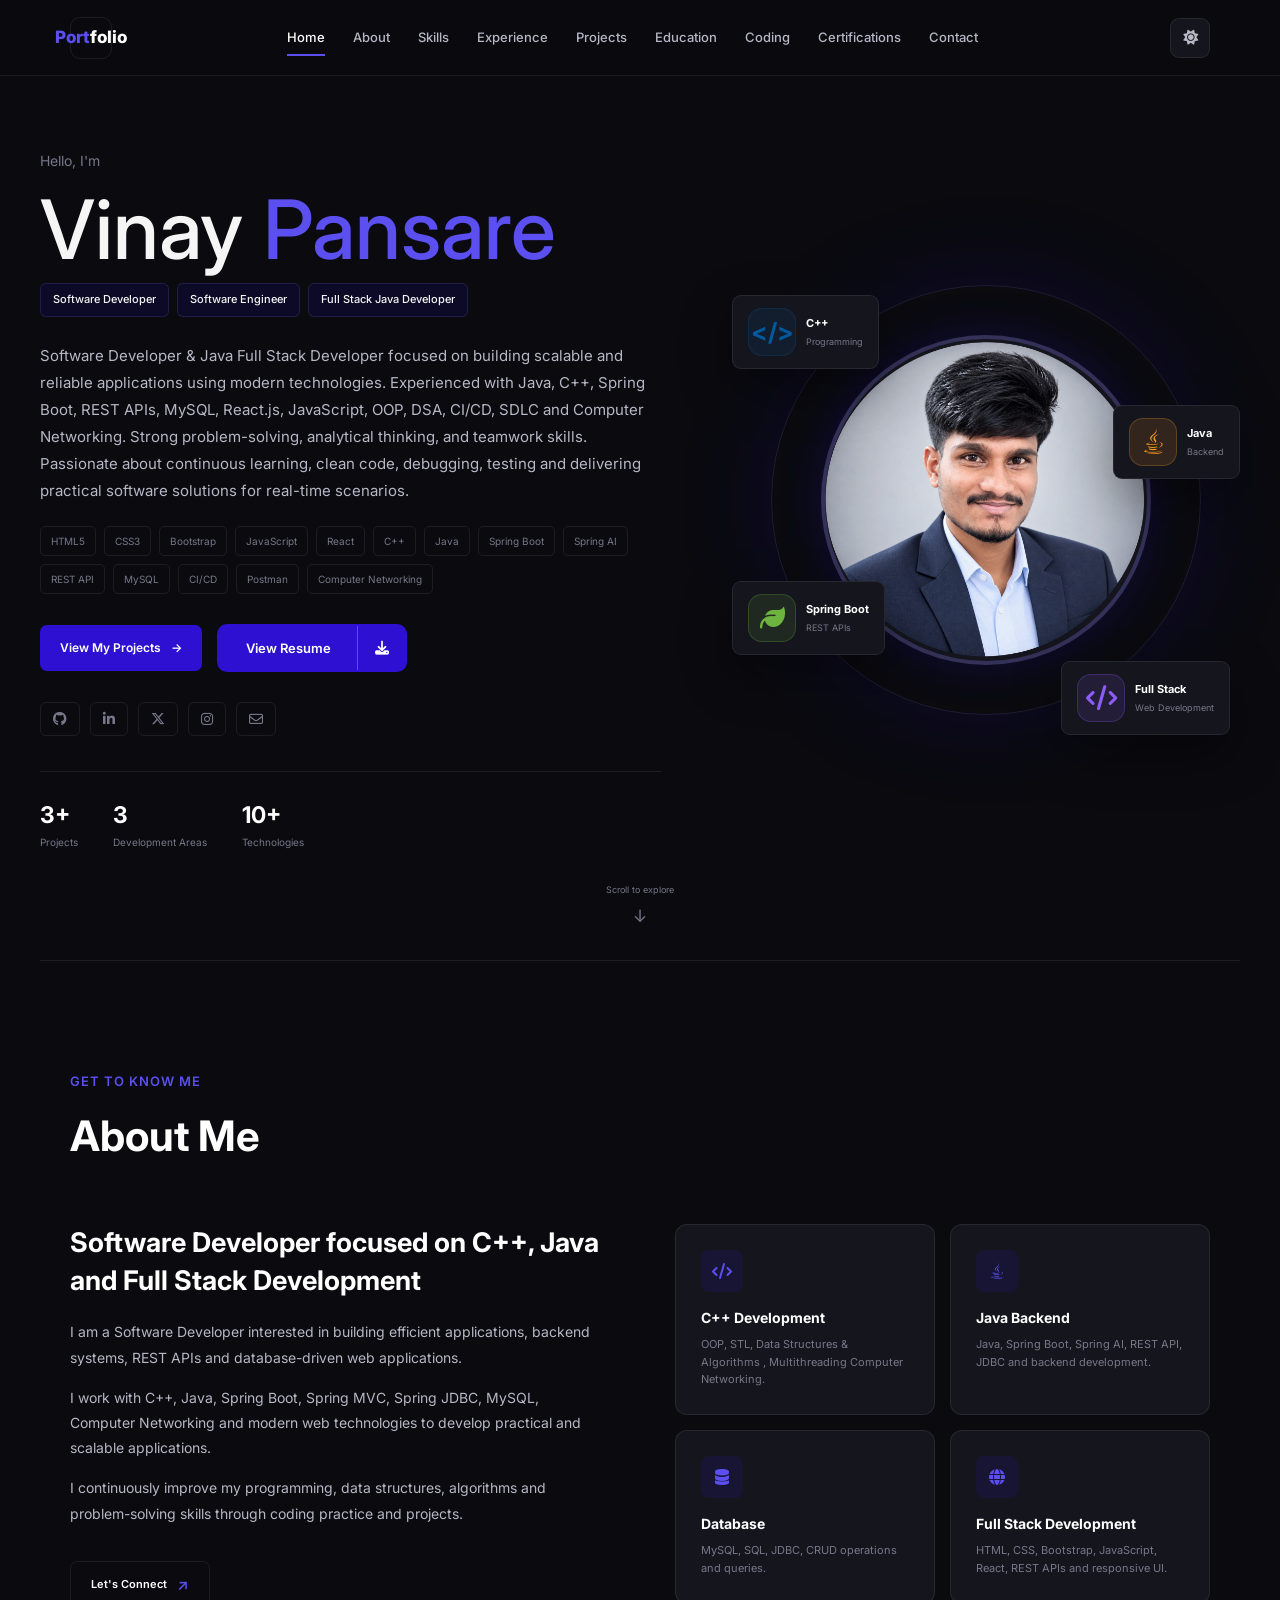
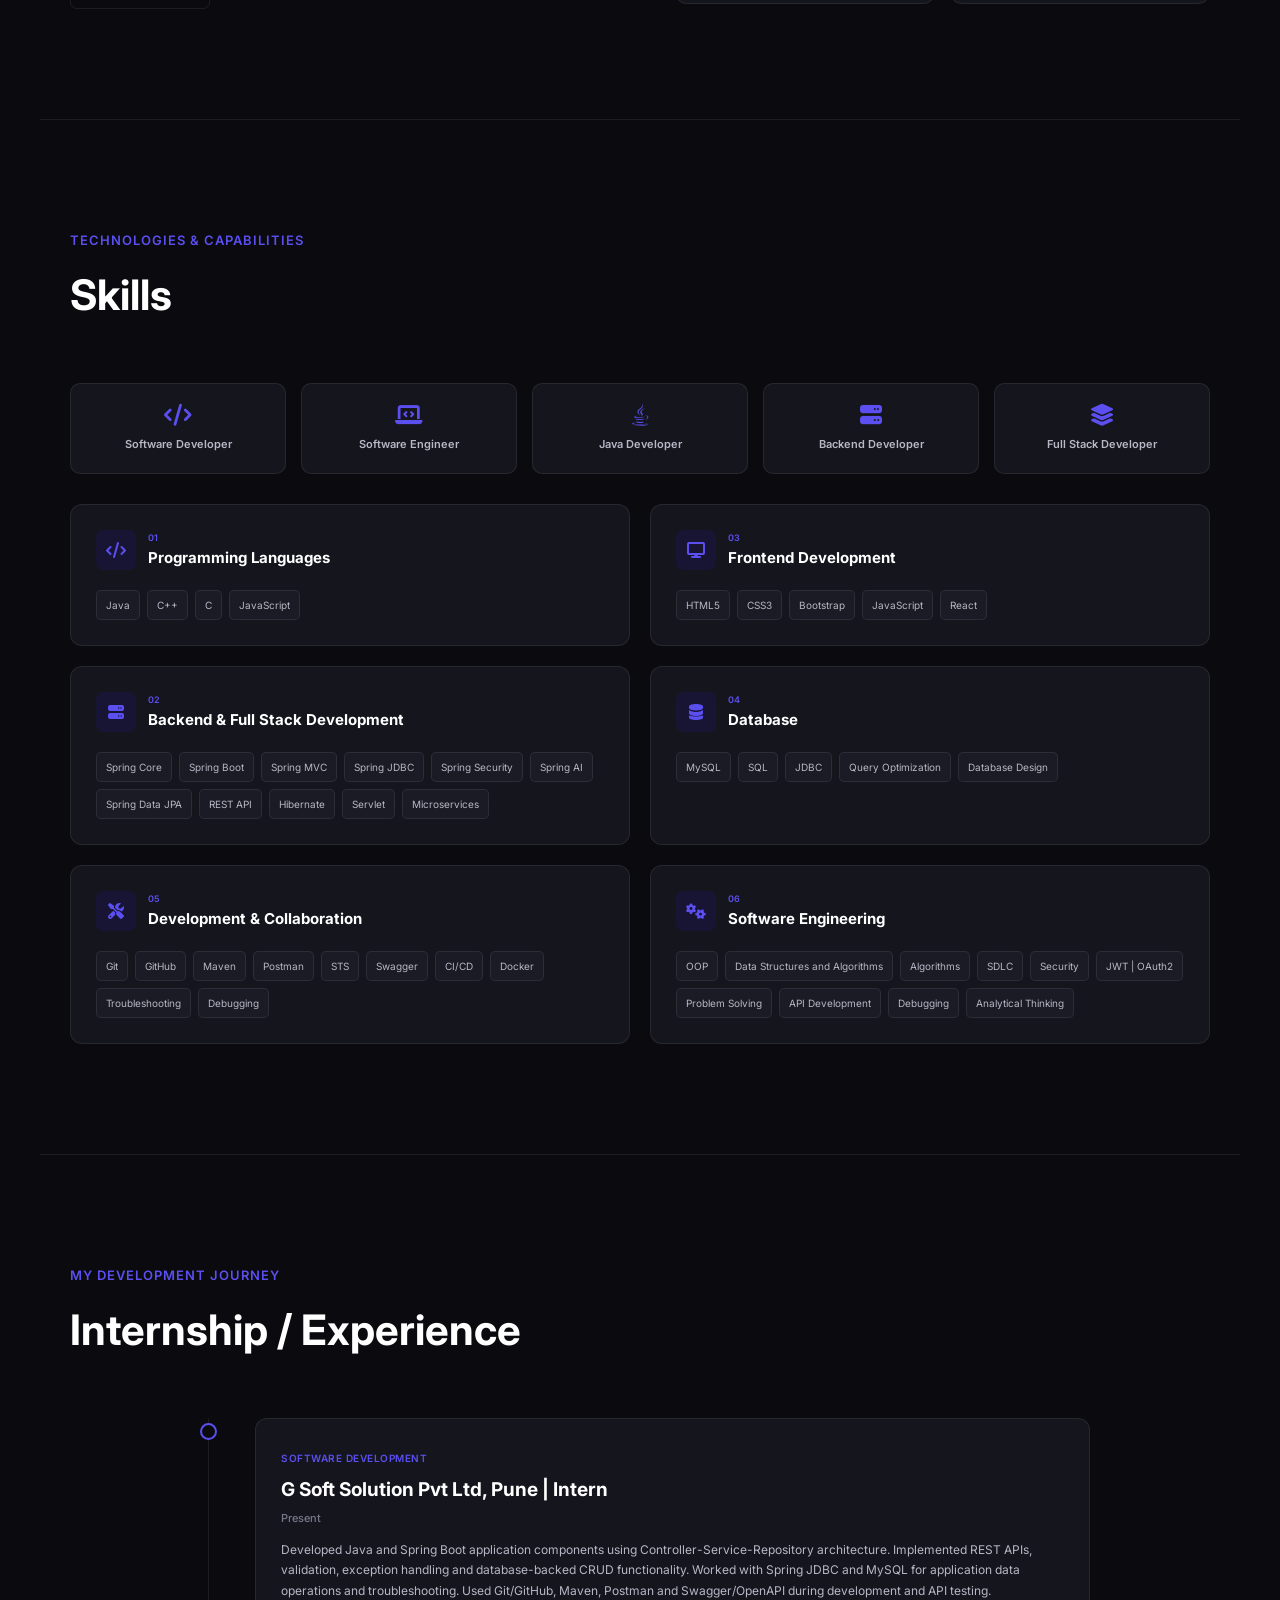
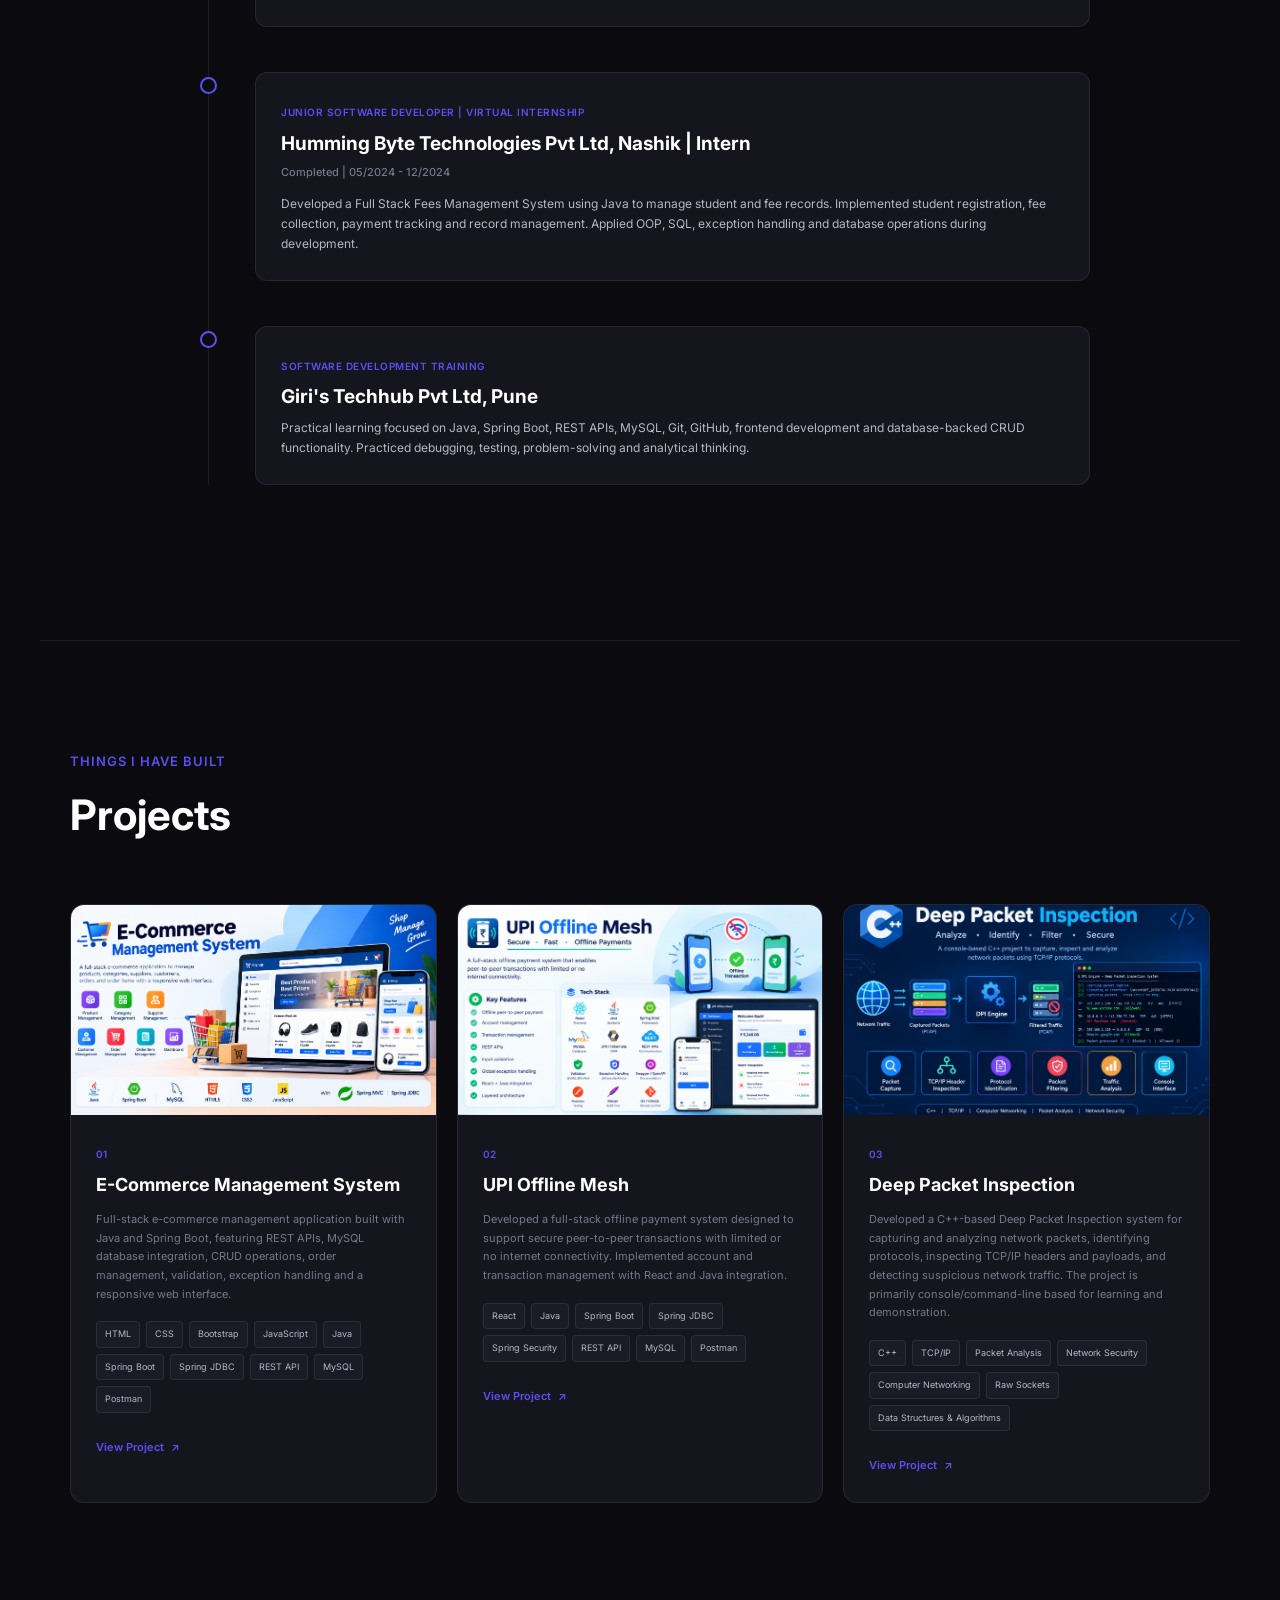
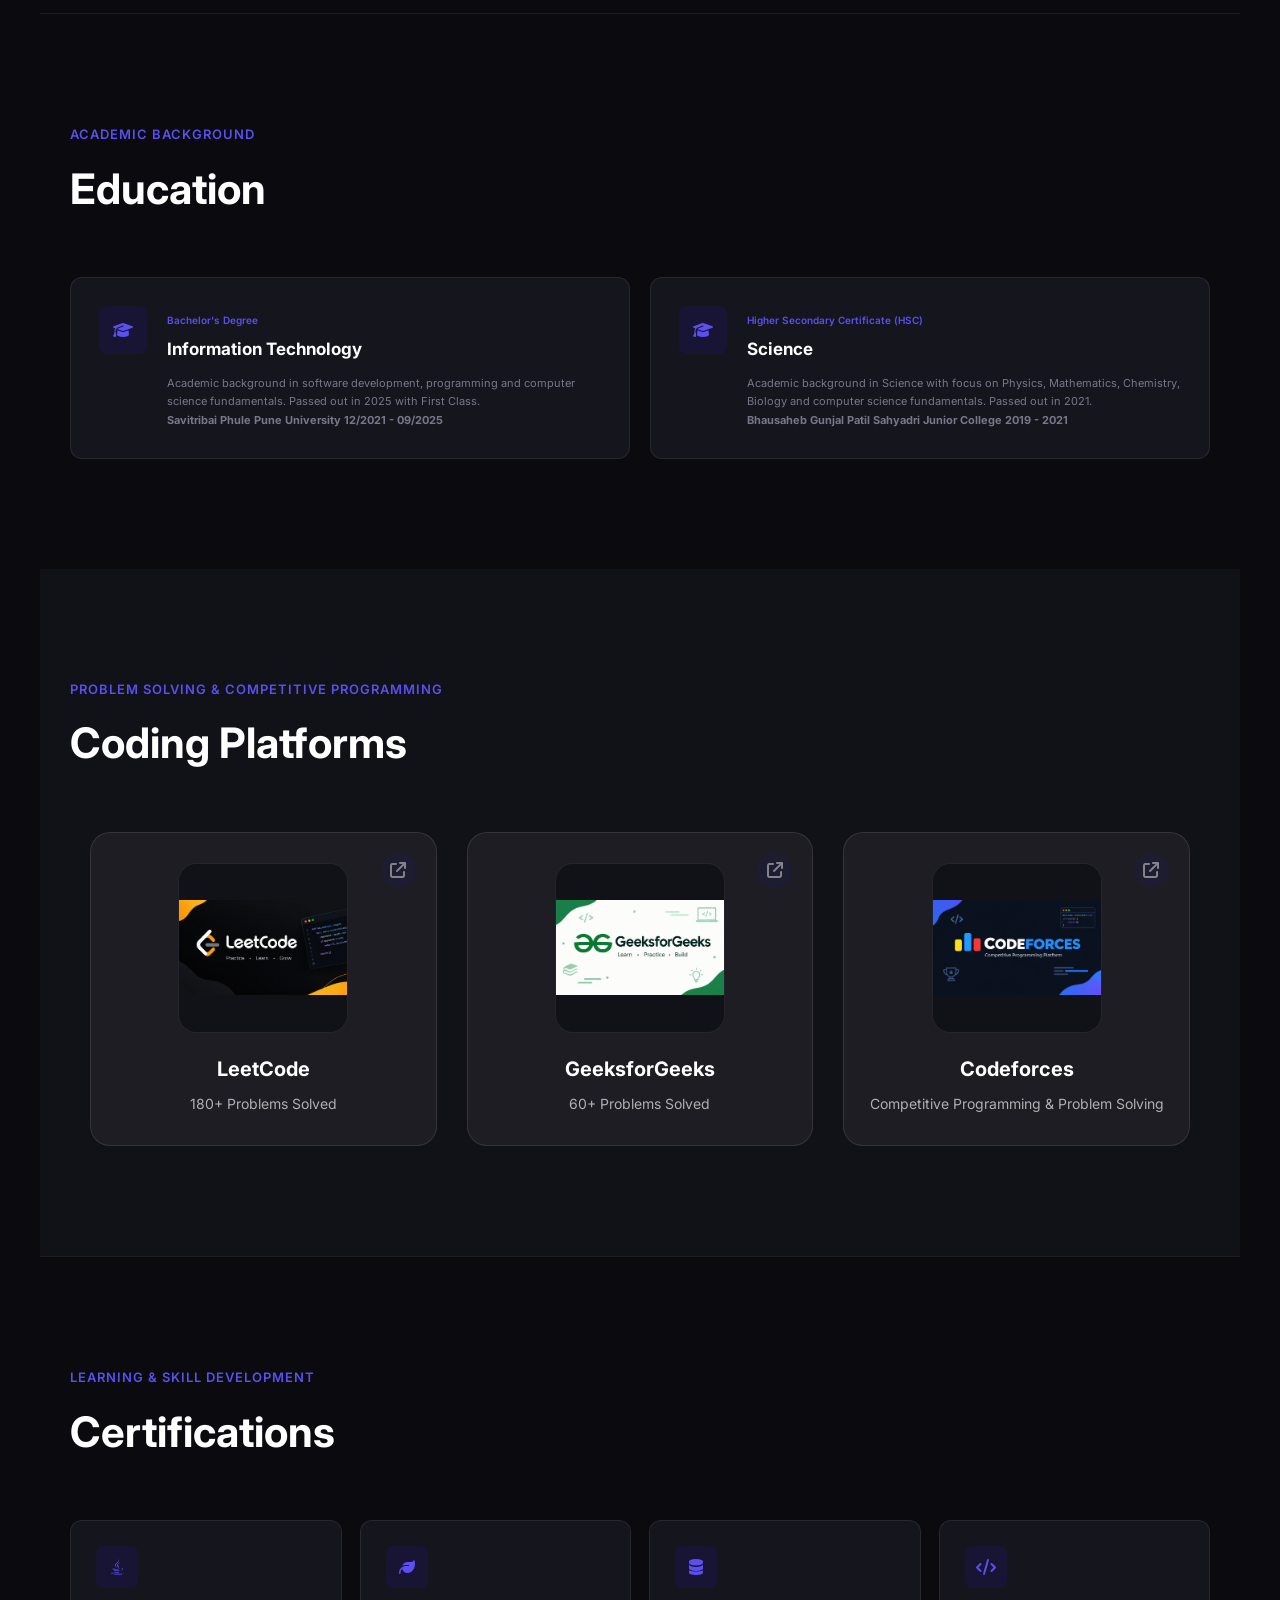
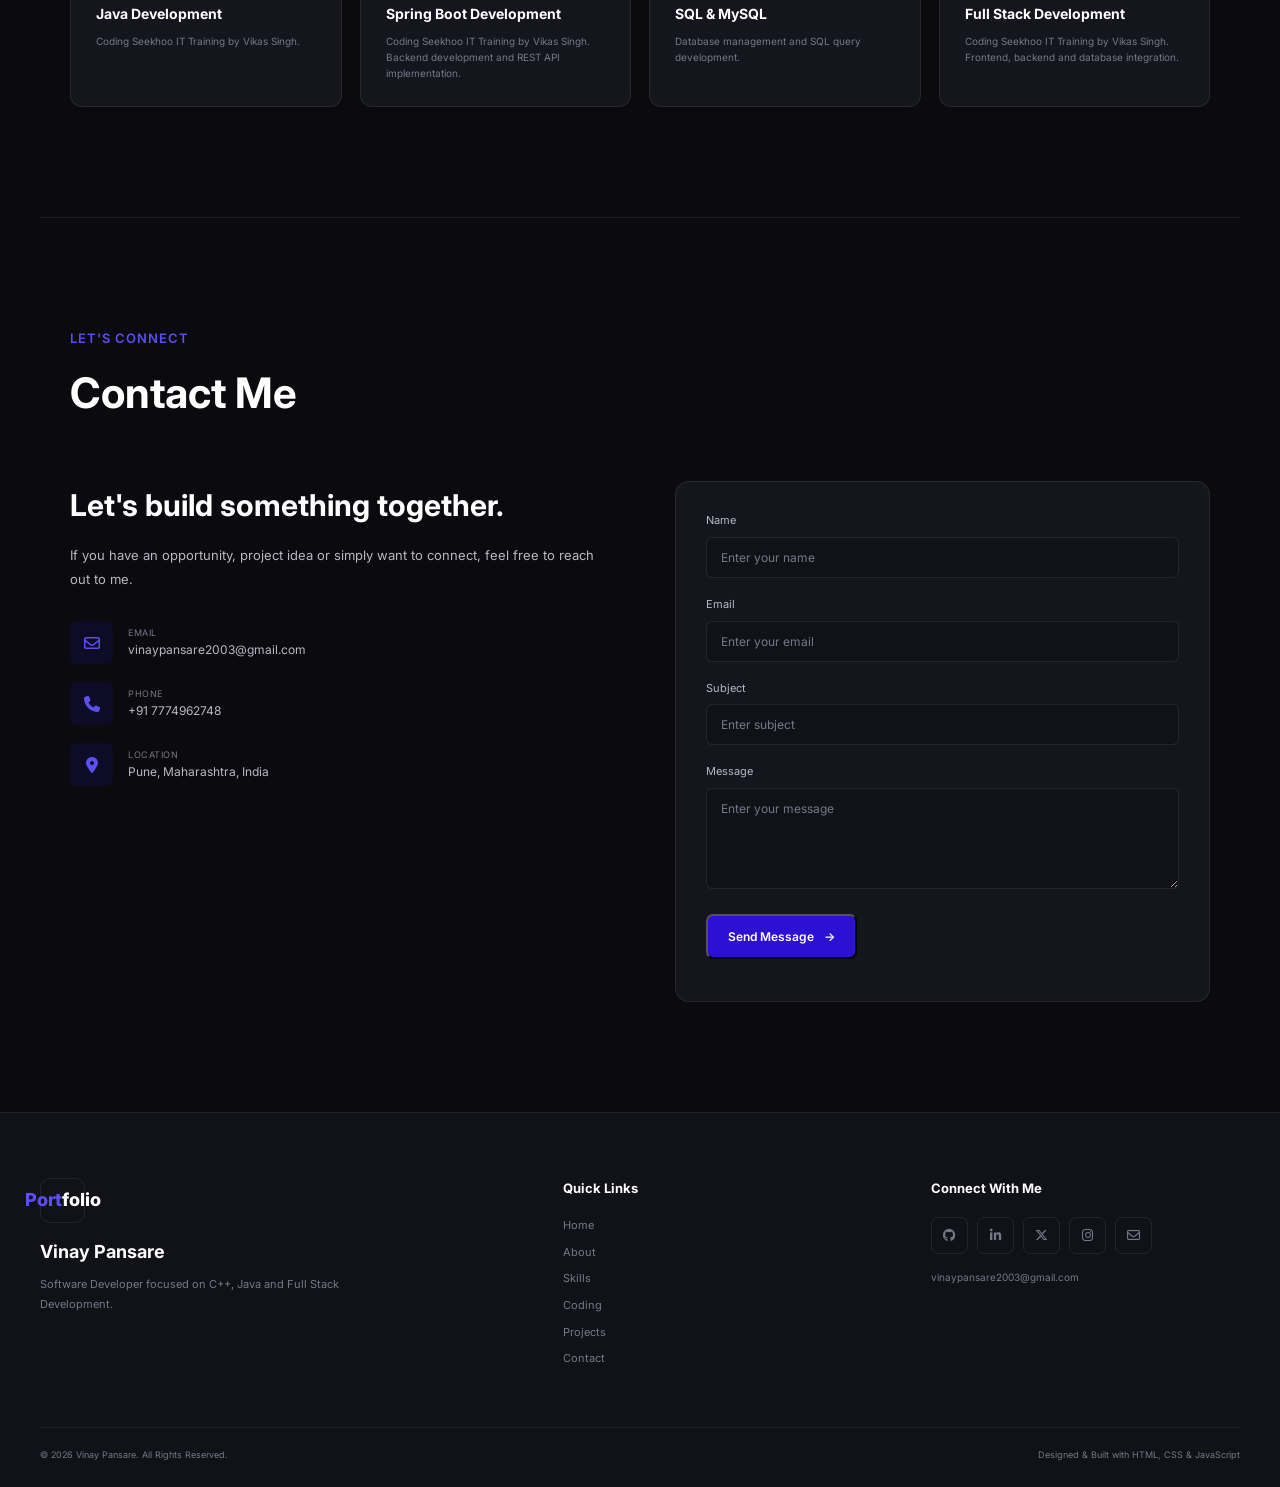
<file: CSS/index.html>
<!doctype html>

<html lang="en">
  <head>
    <meta charset="UTF-8" />
    <meta name="viewport" content="width=device-width, initial-scale=1.0" />
    <meta
      name="description"
      content="Vinay Pansare - Software Developer Portfolio"
    />

    <title>Portfolio | Vinay Pansare | Software Developer</title>

    <!-- Google Fonts -->
    <link rel="preconnect" href="https://fonts.googleapis.com" />
    <link rel="preconnect" href="https://fonts.gstatic.com" crossorigin />
    <link
      href="https://fonts.googleapis.com/css2?family=Inter:wght@400;500;600;700;800&display=swap"
      rel="stylesheet"
    />

    <!-- Font Awesome -->
    <link
      rel="stylesheet"
      href="https://cdnjs.cloudflare.com/ajax/libs/font-awesome/6.5.2/css/all.min.css"
    />

    <!-- CSS -->
    <link rel="stylesheet" href="/CSS/style.css" />
  </head>

  <body>
    <!-- ---------------------- NAVBAR ---------------------- -->

    <header class="navbar">
      <div class="nav-container">
        <a href="#home" class="logo"> <span>Port</span>folio </a>

        <nav class="nav-menu" id="navMenu">
          <a href="#home" class="nav-link active">Home</a>
          <a href="#about" class="nav-link">About</a>
          <a href="#skills" class="nav-link">Skills</a>
          <a href="#experience" class="nav-link">Experience</a>
          <a href="#projects" class="nav-link">Projects</a>
          <a href="#education" class="nav-link">Education</a>
          <a href="#coding" class="nav-link">Coding</a>
          <a href="#certifications" class="nav-link">Certifications</a>
          <a href="#contact" class="nav-link">Contact</a>
        </nav>

        <button
          class="theme-toggle"
          id="themeToggle"
          aria-label="Switch to light mode"
          title="Switch to light mode"
        >
          <i class="fa-solid fa-moon"></i>
          <i class="fa-solid fa-sun"></i>
        </button>

        <button class="menu-toggle" id="menuToggle" aria-label="Open Menu">
          <i class="fa-solid fa-bars"></i>
        </button>
      </div>
    </header>

    <!-- ---------------------- HERO ---------------------- -->

    <section class="hero section" id="home">
      <div class="hero-container">
        <div class="hero-content">
          <div class="hero-intro">
            <span>Hello, I'm</span>
          </div>

          <h1>
            Vinay
            <span class="hero-name-highlight">Pansare</span>
          </h1>

          <div class="hero-roles">
            <span>Software Developer</span>
            <span>Software Engineer </span>
            <span>Full Stack Java Developer</span>
          </div>

          <p class="hero-description">
            Software Developer & Java Full Stack Developer focused on building
            scalable and reliable applications using modern technologies.
            Experienced with Java, C++, Spring Boot, REST APIs, MySQL, React.js,
            JavaScript, OOP, DSA, CI/CD, SDLC and Computer Networking. Strong
            problem-solving, analytical thinking, and teamwork skills.
            Passionate about continuous learning, clean code, debugging, testing
            and delivering practical software solutions for real-time scenarios.
          </p>

          <div class="hero-tech">
            <span>HTML5</span>
            <span>CSS3</span>
            <span>Bootstrap</span>
            <span>JavaScript</span>
            <span>React</span>
            <span>C++</span>
            <span>Java</span>
            <span>Spring Boot</span>
            <span>Spring AI</span>
            <span>REST API</span>
            <span>MySQL</span>
            <span>CI/CD</span>
            <span>Postman</span>
            <span>Computer Networking</span>
          </div>

          <!-- Hero Buttons -->

          <div class="hero-buttons">
            <a href="#projects" class="btn primary-btn">
              View My Projects
              <span>→</span>
            </a>

            <!-- Resume Action: View + Download in One Button -->
            <div
              class="action-btn resume-actions"
              role="group"
              aria-label="Resume actions"
            >
              <!-- View Resume -->
              <a
                href="/assets/Resume/VINAY PANSARE1.pdf"
                class="resume-view"
                target="_blank"
                rel="noopener noreferrer"
                aria-label="View Vinay Pansare Resume"
                title="View Resume"
              >
                View Resume
              </a>

              <!-- Download Resume -->
              <a
                href="/assets/Resume/VINAY PANSARE1.pdf"
                class="resume-download"
                download="VINAY PANSARE1.pdf"
                aria-label="Download Vinay Pansare Resume"
                title="Download Resume"
              >
                <i class="fa-solid fa-download"></i>
              </a>
            </div>
          </div>

          <!-- Social Links -->

          <div class="social-links">
            <a
              href="https://github.com/Vinaypansare18"
              target="_blank"
              rel="noopener noreferrer"
              aria-label="GitHub"
            >
              <i class="fa-brands fa-github"></i>
            </a>

            <a
              href="https://www.linkedin.com/in/vinay-pansare/"
              target="_blank"
              rel="noopener noreferrer"
              aria-label="LinkedIn"
            >
              <i class="fa-brands fa-linkedin-in"></i>
            </a>

            <a
              href="https://twitter.com/"
              target="_blank"
              rel="noopener noreferrer"
              aria-label="Twitter"
            >
              <i class="fa-brands fa-x-twitter"></i>
            </a>

            <a
              href="https://www.instagram.com/"
              target="_blank"
              rel="noopener noreferrer"
              aria-label="Instagram"
            >
              <i class="fa-brands fa-instagram"></i>
            </a>

            <a href="mailto:vinaypansare2003@gmail.com" aria-label="Email">
              <i class="fa-regular fa-envelope"></i>
            </a>
          </div>

          <!-- Hero Information -->

          <div class="hero-info">
            <div class="hero-info-item">
              <span class="info-number">3+</span>
              <span class="info-text">Projects</span>
            </div>

            <div class="hero-info-item">
              <span class="info-number">3</span>
              <span class="info-text">Development Areas</span>
            </div>

            <div class="hero-info-item">
              <span class="info-number">10+</span>
              <span class="info-text">Technologies</span>
            </div>
          </div>
        </div>

        <!-- Hero Image -->

        <div class="hero-image">
          <div class="hero-circle"></div>

          <div class="image-container">
            <img
              src="../assets/Image/Profile1.png"
              alt="Vinay Pansare - Software Developer"
              loading="eager"
            />
          </div>

          <div class="floating-card card-one">
            <span class="floating-icon">&lt;/&gt;</span>
            <div>
              <strong>C++</strong>
              <span>Programming</span>
            </div>
          </div>

          <div class="floating-card card-two">
            <span class="floating-icon">
              <i class="fa-brands fa-java"></i>
            </span>
            <div>
              <strong>Java</strong>
              <span>Backend</span>
            </div>
          </div>

          <div class="floating-card card-three">
            <span class="floating-icon">
              <i class="fa-solid fa-leaf"></i>
            </span>
            <div>
              <strong>Spring Boot</strong>
              <span>REST APIs</span>
            </div>
          </div>

          <div class="floating-card card-four">
            <span class="floating-icon">
              <i class="fa-solid fa-code"></i>
            </span>
            <div>
              <strong>Full Stack</strong>
              <span>Web Development</span>
            </div>
          </div>
        </div>
      </div>

      <a href="#about" class="scroll-indicator">
        <span>Scroll to explore</span>
        <span class="scroll-arrow">↓</span>
      </a>
    </section>

    <!-- ---------------------- ABOUT ---------------------- -->

    <section class="section about-section" id="about">
      <div class="section-title">
        <p>Get To Know Me</p>
        <h2>About Me</h2>
      </div>

      <div class="about-container">
        <div class="about-content">
          <h3>
            Software Developer focused on C++, Java and Full Stack Development
          </h3>

          <p>
            I am a Software Developer interested in building efficient
            applications, backend systems, REST APIs and database-driven web
            applications.
          </p>

          <p>
            I work with C++, Java, Spring Boot, Spring MVC, Spring JDBC, MySQL,
            Computer Networking and modern web technologies to develop practical
            and scalable applications.
          </p>

          <p>
            I continuously improve my programming, data structures, algorithms
            and problem-solving skills through coding practice and projects.
          </p>

          <a href="#contact" class="about-connect-btn">
            Let's Connect <span>↗</span>
          </a>
        </div>

        <div class="about-cards">
          <div class="about-card">
            <div class="about-icon">
              <i class="fa-solid fa-code"></i>
            </div>
            <h4>C++ Development</h4>
            <p>
              OOP, STL, Data Structures & Algorithms , Multithreading Computer
              Networking.
            </p>
          </div>

          <div class="about-card">
            <div class="about-icon">
              <i class="fa-brands fa-java"></i>
            </div>
            <h4>Java Backend</h4>
            <p>
              Java, Spring Boot, Spring AI, REST API, JDBC and backend
              development.
            </p>
          </div>

          <div class="about-card">
            <div class="about-icon">
              <i class="fa-solid fa-database"></i>
            </div>
            <h4>Database</h4>
            <p>MySQL, SQL, JDBC, CRUD operations and queries.</p>
          </div>

          <div class="about-card">
            <div class="about-icon">
              <i class="fa-solid fa-globe"></i>
            </div>
            <h4>Full Stack Development</h4>
            <p>
              HTML, CSS, Bootstrap, JavaScript, React, REST APIs and responsive
              UI.
            </p>
          </div>
        </div>
      </div>
    </section>

    <!-- ---------------------- SKILLS ---------------------- -->

    <section class="section skills-section" id="skills">
      <div class="section-title">
        <p>Technologies & Capabilities</p>
        <h2>Skills</h2>
      </div>

      <!-- Developer Roles -->

      <div class="developer-roles">
        <div class="role-card">
          <i class="fa-solid fa-code"></i>
          <span>Software Developer</span>
        </div>

        <div class="role-card">
          <i class="fa-solid fa-laptop-code"></i>
          <span>Software Engineer</span>
        </div>

        <div class="role-card">
          <i class="fa-brands fa-java"></i>
          <span>Java Developer</span>
        </div>

        <div class="role-card">
          <i class="fa-solid fa-server"></i>
          <span>Backend Developer</span>
        </div>

        <div class="role-card">
          <i class="fa-solid fa-layer-group"></i>
          <span>Full Stack Developer</span>
        </div>
      </div>

      <!-- Technical Skills -->

      <div class="skills-container">
        <!-- Programming Languages -->

        <div class="skill-category">
          <div class="skill-category-header">
            <div class="skill-category-icon">
              <i class="fa-solid fa-code"></i>
            </div>

            <div>
              <span>01</span>
              <h3>Programming Languages</h3>
            </div>
          </div>

          <div class="skill-tags">
            <span>Java</span>
            <span>C++</span>
            <span>C</span>
            <span>JavaScript</span>
          </div>
        </div>

        <!-- Frontend -->

        <div class="skill-category">
          <div class="skill-category-header">
            <div class="skill-category-icon">
              <i class="fa-solid fa-display"></i>
            </div>

            <div>
              <span>03</span>
              <h3>Frontend Development</h3>
            </div>
          </div>

          <div class="skill-tags">
            <span>HTML5</span>
            <span>CSS3</span>
            <span>Bootstrap</span>
            <span>JavaScript</span>
            <span>React</span>
          </div>
        </div>

        <!-- Backend -->

        <div class="skill-category">
          <div class="skill-category-header">
            <div class="skill-category-icon">
              <i class="fa-solid fa-server"></i>
            </div>

            <div>
              <span>02</span>
              <h3>Backend & Full Stack Development</h3>
            </div>
          </div>

          <div class="skill-tags">
            <span>Spring Core</span>
            <span>Spring Boot</span>
            <span>Spring MVC</span>
            <span>Spring JDBC</span>
            <span>Spring Security</span>
            <span>Spring AI</span>
            <span>Spring Data JPA</span>
            <span>REST API</span>
            <span>Hibernate</span>
            <span>Servlet</span>
            <span>Microservices</span>
          </div>
        </div>

        <!-- Database -->

        <div class="skill-category">
          <div class="skill-category-header">
            <div class="skill-category-icon">
              <i class="fa-solid fa-database"></i>
            </div>

            <div>
              <span>04</span>
              <h3>Database</h3>
            </div>
          </div>

          <div class="skill-tags">
            <span>MySQL</span>
            <span>SQL</span>
            <span>JDBC</span>
            <span>Query Optimization </span>
            <span>Database Design</span>
          </div>
        </div>

        <!-- Tools -->

        <div class="skill-category">
          <div class="skill-category-header">
            <div class="skill-category-icon">
              <i class="fa-solid fa-screwdriver-wrench"></i>
            </div>

            <div>
              <span>05</span>
              <h3>Development & Collaboration</h3>
            </div>
          </div>

          <div class="skill-tags">
            <span>Git</span>
            <span>GitHub</span>
            <span>Maven</span>
            <span>Postman</span>
            <span>STS</span>
            <span>Swagger</span>
            <span>CI/CD</span>
            <span>Docker</span>
            <span>Troubleshooting</span>
            <span>Debugging</span>
          </div>
        </div>

        <!-- Software Development -->

        <div class="skill-category">
          <div class="skill-category-header">
            <div class="skill-category-icon">
              <i class="fa-solid fa-gears"></i>
            </div>

            <div>
              <span>06</span>
              <h3>Software Engineering</h3>
            </div>
          </div>

          <div class="skill-tags">
            <span>OOP</span>
            <span>Data Structures and Algorithms</span>
            <span>Algorithms</span>
            <span>SDLC</span>
            <span>Security </span>
            <span>JWT | OAuth2</span>
            <span>Problem Solving</span>
            <span>API Development</span>
            <span>Debugging</span>

            <span>Analytical Thinking</span>
          </div>
        </div>
      </div>
    </section>

    <!-- ---------------------- EXPERIENCE ---------------------- -->

    <section class="section experience-section" id="experience">
      <div class="section-title">
        <p>My Development Journey</p>
        <h2>Internship / Experience</h2>
      </div>

      <div class="timeline">
        <div class="timeline-item">
          <div class="timeline-dot"></div>

          <div class="timeline-content">
            <span class="timeline-date"> Software Development </span>

            <h3>G Soft Solution Pvt Ltd, Pune | Intern</h3>

            <h4>Present</h4>

            <p>
              Developed Java and Spring Boot application components using
              Controller-Service-Repository architecture. Implemented REST APIs,
              validation, exception handling and database-backed CRUD
              functionality. Worked with Spring JDBC and MySQL for application
              data operations and troubleshooting. Used Git/GitHub, Maven,
              Postman and Swagger/OpenAPI during development and API testing.
            </p>
          </div>
        </div>

        <div class="timeline-item">
          <div class="timeline-dot"></div>

          <div class="timeline-content">
            <span class="timeline-date">
              Junior Software Developer | Virtual Internship
            </span>

            <h3>Humming Byte Technologies Pvt Ltd, Nashik | Intern</h3>

            <h4>Completed | 05/2024 - 12/2024</h4>

            <p>
              Developed a Full Stack Fees Management System using Java to manage
              student and fee records. Implemented student registration, fee
              collection, payment tracking and record management. Applied OOP,
              SQL, exception handling and database operations during
              development.
            </p>
          </div>
        </div>

        <div class="timeline-item">
          <div class="timeline-dot"></div>

          <div class="timeline-content">
            <span class="timeline-date"> Software Development Training </span>

            <h3>Giri's Techhub Pvt Ltd, Pune</h3>

            <p>
              Practical learning focused on Java, Spring Boot, REST APIs, MySQL,
              Git, GitHub, frontend development and database-backed CRUD
              functionality. Practiced debugging, testing, problem-solving and
              analytical thinking.
            </p>
          </div>
        </div>
      </div>
    </section>

    <!-- ---------------------- PROJECTS ---------------------- -->

    <section class="section projects-section" id="projects">
      <div class="section-title">
        <p>Things I Have Built</p>
        <h2>Projects</h2>
      </div>

      <div class="projects-container">
        <!-- Project 1 -->

        <div class="project-card">
          <div class="project-image">
            <img
              src="../assets/Image/EcommerceProjectThumbnail.png"
              alt="E-Commerce Management System"
            />
          </div>

          <div class="project-content">
            <span class="project-number">01</span>

            <h3>E-Commerce Management System</h3>

            <p>
              Full-stack e-commerce management application built with Java and
              Spring Boot, featuring REST APIs, MySQL database integration, CRUD
              operations, order management, validation, exception handling and a
              responsive web interface.
            </p>

            <div class="project-tech">
              <span>HTML</span>
              <span>CSS</span>
              <span>Bootstrap</span>
              <span>JavaScript</span>
              <span>Java</span>
              <span>Spring Boot</span>
              <span>Spring JDBC</span>
              <span>REST API</span>
              <span>MySQL</span>
              <span>Postman</span>
            </div>

            <a
              href="https://github.com/vinaypansare18/E-commerce-Management-System"
              class="project-link"
              target="_blank"
              rel="noopener noreferrer"
            >
              View Project <span>↗</span>
            </a>
          </div>
        </div>

        <!-- Project 2 -->

        <div class="project-card">
          <div class="project-image">
            <img
              src="../assets/Image/UPIProjectThumbnail1.png"
              alt="UPI Offline Mesh"
            />
          </div>

          <div class="project-content">
            <span class="project-number">02</span>

            <h3>UPI Offline Mesh</h3>

            <p>
              Developed a full-stack offline payment system designed to support
              secure peer-to-peer transactions with limited or no internet
              connectivity. Implemented account and transaction management with
              React and Java integration.
            </p>

            <div class="project-tech">
              <span>React</span>
              <span>Java</span>
              <span>Spring Boot</span>
              <span>Spring JDBC</span>
              <span>Spring Security</span>
              <span>REST API</span>
              <span>MySQL</span>
              <span>Postman</span>
            </div>

            <a
              href="https://github.com/Vinaypansare18"
              class="project-link"
              target="_blank"
              rel="noopener noreferrer"
            >
              View Project <span>↗</span>
            </a>
          </div>
        </div>

        <!-- Project 3 -->

        <div class="project-card">
          <div class="project-image">
            <img
              src="../assets/Image/DeepPacketThumbnail.png"
              alt="Deep Packet Inspection"
            />
          </div>

          <div class="project-content">
            <span class="project-number">03</span>

            <h3>Deep Packet Inspection</h3>

            <p>
              Developed a C++-based Deep Packet Inspection system for capturing
              and analyzing network packets, identifying protocols, inspecting
              TCP/IP headers and payloads, and detecting suspicious network
              traffic. The project is primarily console/command-line based for
              learning and demonstration.
            </p>

            <div class="project-tech">
              <span>C++</span>
              <span>TCP/IP</span>
              <span>Packet Analysis</span>
              <span>Network Security</span>
              <span>Computer Networking</span>
              <span>Raw Sockets</span>
              <span>Data Structures & Algorithms</span>
            </div>

            <a
              href="https://github.com/Vinaypansare18"
              class="project-link"
              target="_blank"
              rel="noopener noreferrer"
            >
              View Project <span>↗</span>
            </a>
          </div>
        </div>
      </div>
    </section>

    <!-- ---------------------- EDUCATION ---------------------- -->

    <section class="section education-section" id="education">
      <div class="section-title">
        <p>Academic Background</p>
        <h2>Education</h2>
      </div>

      <div class="education-container">
        <div class="education-card">
          <div class="education-icon">
            <i class="fa-solid fa-graduation-cap"></i>
          </div>

          <div>
            <span class="education-date"> Bachelor's Degree </span>

            <h3>Information Technology</h3>

            <p>
              Academic background in software development, programming and
              computer science fundamentals. Passed out in 2025 with First
              Class.
            </p>

            <p>
              <strong> Savitribai Phule Pune University </strong>
              <strong> 12/2021 - 09/2025 </strong>
            </p>
          </div>
        </div>

        <div class="education-card">
          <div class="education-icon">
            <i class="fa-solid fa-graduation-cap"></i>
          </div>

          <div>
            <span class="education-date">
              Higher Secondary Certificate (HSC)
            </span>

            <h3>Science</h3>

            <p>
              Academic background in Science with focus on Physics, Mathematics,
              Chemistry, Biology and computer science fundamentals. Passed out
              in 2021.
            </p>

            <p>
              <strong> Bhausaheb Gunjal Patil Sahyadri Junior College </strong>
              <strong> 2019 - 2021 </strong>
            </p>
          </div>
        </div>
      </div>
    </section>

    <!-- ---------------------- CODING PLATFORMS ---------------------- -->

    <section class="section coding-section" id="coding">
      <div class="section-title">
        <p>Problem Solving & Competitive Programming</p>
        <h2>Coding Platforms</h2>
      </div>

      <div class="coding-container">
        <!-- LeetCode -->

        <a
          href="https://leetcode.com/u/vinaypansare/"
          class="coding-card"
          target="_blank"
          rel="noopener noreferrer"
        >
          <div class="coding-icon">
            <img src="../assets/Image/Leetcode.png" alt="LeetCode" />
          </div>

          <div class="coding-info">
            <h3>LeetCode</h3>
            <p>180+ Problems Solved</p>
          </div>

          <i class="fa-solid fa-arrow-up-right-from-square coding-arrow"></i>
        </a>

        <!-- GeeksforGeeks -->

        <a
          href="https://www.geeksforgeeks.org/profile/vinaypannsare?tab=activity"
          class="coding-card"
          target="_blank"
          rel="noopener noreferrer"
        >
          <div class="coding-icon">
            <img src="../assets/Image/GeeksForGeeks.png" alt="GeeksforGeeks" />
          </div>

          <div class="coding-info">
            <h3>GeeksforGeeks</h3>
            <p>60+ Problems Solved</p>
          </div>

          <i class="fa-solid fa-arrow-up-right-from-square coding-arrow"></i>
        </a>

        <!-- Codeforces -->

        <a
          href="https://codeforces.com/profile/vinaypansare"
          class="coding-card"
          target="_blank"
          rel="noopener noreferrer"
        >
          <div class="coding-icon">
            <img src="../assets/Image/Codeforce.png" alt="Codeforces" />
          </div>

          <div class="coding-info">
            <h3>Codeforces</h3>
            <p>Competitive Programming & Problem Solving</p>
          </div>

          <i class="fa-solid fa-arrow-up-right-from-square coding-arrow"></i>
        </a>
      </div>
    </section>

    <!-- ---------------------- CERTIFICATIONS ---------------------- -->

    <section class="section certifications-section" id="certifications">
      <div class="section-title">
        <p>Learning & Skill Development</p>
        <h2>Certifications</h2>
      </div>

      <div class="certification-container">
        <div class="certification-card">
          <div class="certification-icon">
            <i class="fa-brands fa-java"></i>
          </div>

          <h3>Java Development</h3>

          <p>Coding Seekhoo IT Training by Vikas Singh.</p>
        </div>

        <div class="certification-card">
          <div class="certification-icon">
            <i class="fa-solid fa-leaf"></i>
          </div>

          <h3>Spring Boot Development</h3>

          <p>
            Coding Seekhoo IT Training by Vikas Singh. Backend development and
            REST API implementation.
          </p>
        </div>

        <div class="certification-card">
          <div class="certification-icon">
            <i class="fa-solid fa-database"></i>
          </div>

          <h3>SQL & MySQL</h3>

          <p>Database management and SQL query development.</p>
        </div>

        <div class="certification-card">
          <div class="certification-icon">
            <i class="fa-solid fa-code"></i>
          </div>

          <h3>Full Stack Development</h3>

          <p>
            Coding Seekhoo IT Training by Vikas Singh. Frontend, backend and
            database integration.
          </p>
        </div>
      </div>
    </section>

    <!-- ---------------------- CONTACT ---------------------- -->

    <section class="section contact-section" id="contact">
      <div class="section-title">
        <p>Let's Connect</p>
        <h2>Contact Me</h2>
      </div>

      <div class="contact-container">
        <div class="contact-content">
          <h3>Let's build something together.</h3>

          <p>
            If you have an opportunity, project idea or simply want to connect,
            feel free to reach out to me.
          </p>

          <div class="contact-details">
            <div class="contact-item">
              <div class="contact-icon">
                <i class="fa-regular fa-envelope"></i>
              </div>

              <div>
                <span>Email</span>
                <a href="mailto:vinaypansare2003@gmail.com">
                  vinaypansare2003@gmail.com
                </a>
              </div>
            </div>

            <div class="contact-item">
              <div class="contact-icon">
                <i class="fa-solid fa-phone"></i>
              </div>

              <div>
                <span>Phone</span>
                <p>+91 7774962748</p>
              </div>
            </div>

            <div class="contact-item">
              <div class="contact-icon">
                <i class="fa-solid fa-location-dot"></i>
              </div>

              <div>
                <span>Location</span>
                <p>Pune, Maharashtra, India</p>
              </div>
            </div>
          </div>
        </div>

        <!-- Contact Form -->

        <form class="contact-form" id="contactForm">
          <div class="form-group">
            <label for="name">Name</label>

            <input
              type="text"
              id="name"
              name="name"
              placeholder="Enter your name"
              required
            />
          </div>

          <div class="form-group">
            <label for="email">Email</label>

            <input
              type="email"
              id="email"
              name="email"
              placeholder="Enter your email"
              required
            />
          </div>

          <div class="form-group">
            <label for="subject">Subject</label>

            <input
              type="text"
              id="subject"
              name="subject"
              placeholder="Enter subject"
              required
            />
          </div>

          <div class="form-group">
            <label for="message">Message</label>

            <textarea
              id="message"
              name="message"
              rows="5"
              placeholder="Enter your message"
              required
            ></textarea>
          </div>

          <button type="submit" class="btn primary-btn">
            Send Message
            <span>→</span>
          </button>

          <p id="formMessage" class="form-message"></p>
        </form>
      </div>
    </section>

    <!-- ---------------------- FOOTER ---------------------- -->

    <footer class="footer">
      <div class="footer-container">
        <!-- Footer Brand -->

        <div class="footer-brand">
          <a href="#home" class="footer-logo"> <span>Port</span>folio </a>

          <h3>Vinay Pansare</h3>

          <p>
            Software Developer focused on C++, Java and Full Stack Development.
          </p>
        </div>

        <!-- Footer Navigation -->

        <div class="footer-links">
          <h4>Quick Links</h4>

          <a href="#home">Home</a>
          <a href="#about">About</a>
          <a href="#skills">Skills</a>
          <a href="#coding">Coding</a>
          <a href="#projects">Projects</a>
          <a href="#contact">Contact</a>
        </div>

        <!-- Footer Social -->

        <div class="footer-connect">
          <h4>Connect With Me</h4>

          <div class="footer-social">
            <a
              href="https://github.com/Vinaypansare18"
              target="_blank"
              rel="noopener noreferrer"
              aria-label="GitHub"
            >
              <i class="fa-brands fa-github"></i>
            </a>

            <a
              href="https://www.linkedin.com/in/vinay-pansare/"
              target="_blank"
              rel="noopener noreferrer"
              aria-label="LinkedIn"
            >
              <i class="fa-brands fa-linkedin-in"></i>
            </a>

            <a
              href="https://twitter.com/"
              target="_blank"
              rel="noopener noreferrer"
              aria-label="Twitter"
            >
              <i class="fa-brands fa-x-twitter"></i>
            </a>

            <a
              href="https://www.instagram.com/"
              target="_blank"
              rel="noopener noreferrer"
              aria-label="Instagram"
            >
              <i class="fa-brands fa-instagram"></i>
            </a>

            <a href="mailto:vinaypansare2003@gmail.com" aria-label="Email">
              <i class="fa-regular fa-envelope"></i>
            </a>
          </div>

          <a href="mailto:vinaypansare2003@gmail.com" class="footer-email">
            vinaypansare2003@gmail.com
          </a>
        </div>
      </div>

      <!-- Footer Bottom -->

      <div class="footer-bottom">
        <div class="footer-bottom-content">
          <p>
            © <span id="currentYear"></span>
            Vinay Pansare. All Rights Reserved.
          </p>

          <p>Designed & Built with HTML, CSS & JavaScript</p>
        </div>
      </div>
    </footer>

    <!-- ---------------------- BACK TO TOP ---------------------- -->

    <button class="back-to-top" id="backToTop" aria-label="Back to top">
      ↑
    </button>

    <!-- ---------------------- JAVASCRIPT ---------------------- -->

    <script src="/JS/portfolio.js"></script>
  </body>
</html>
</file>
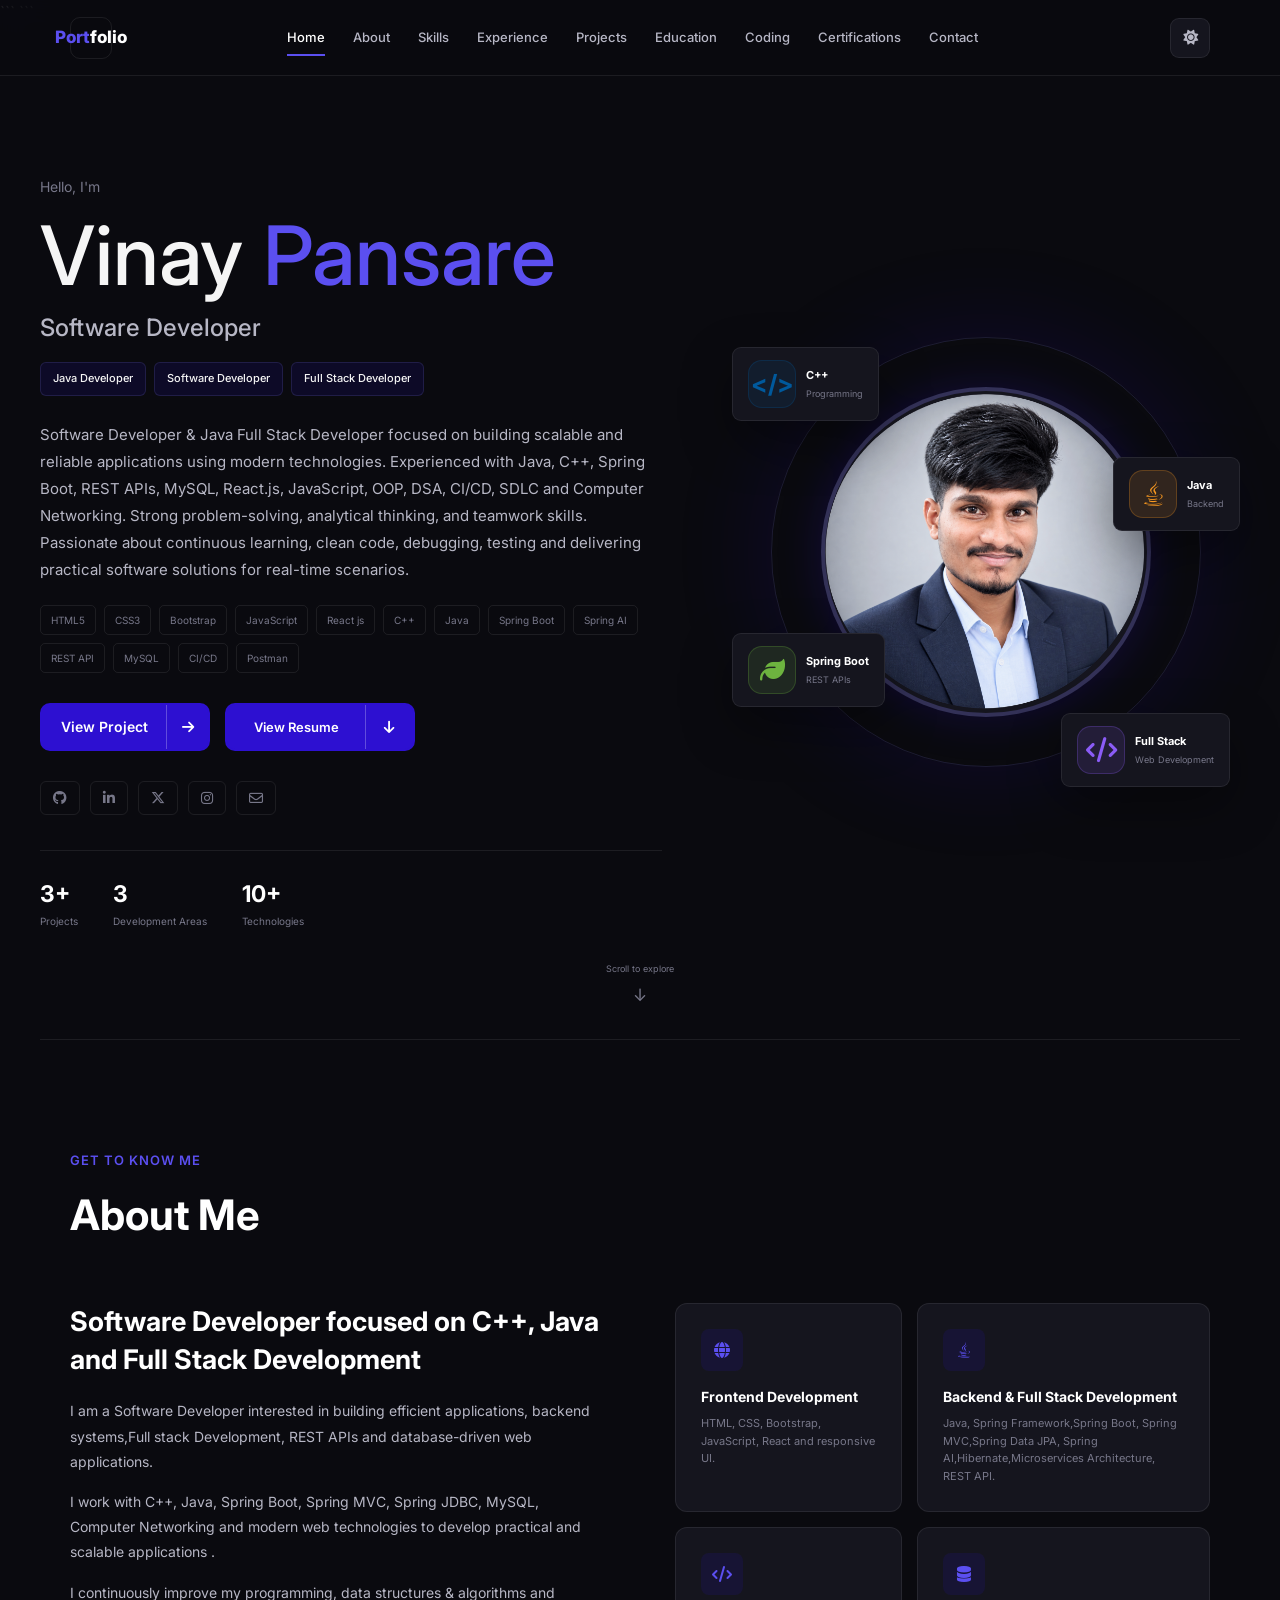
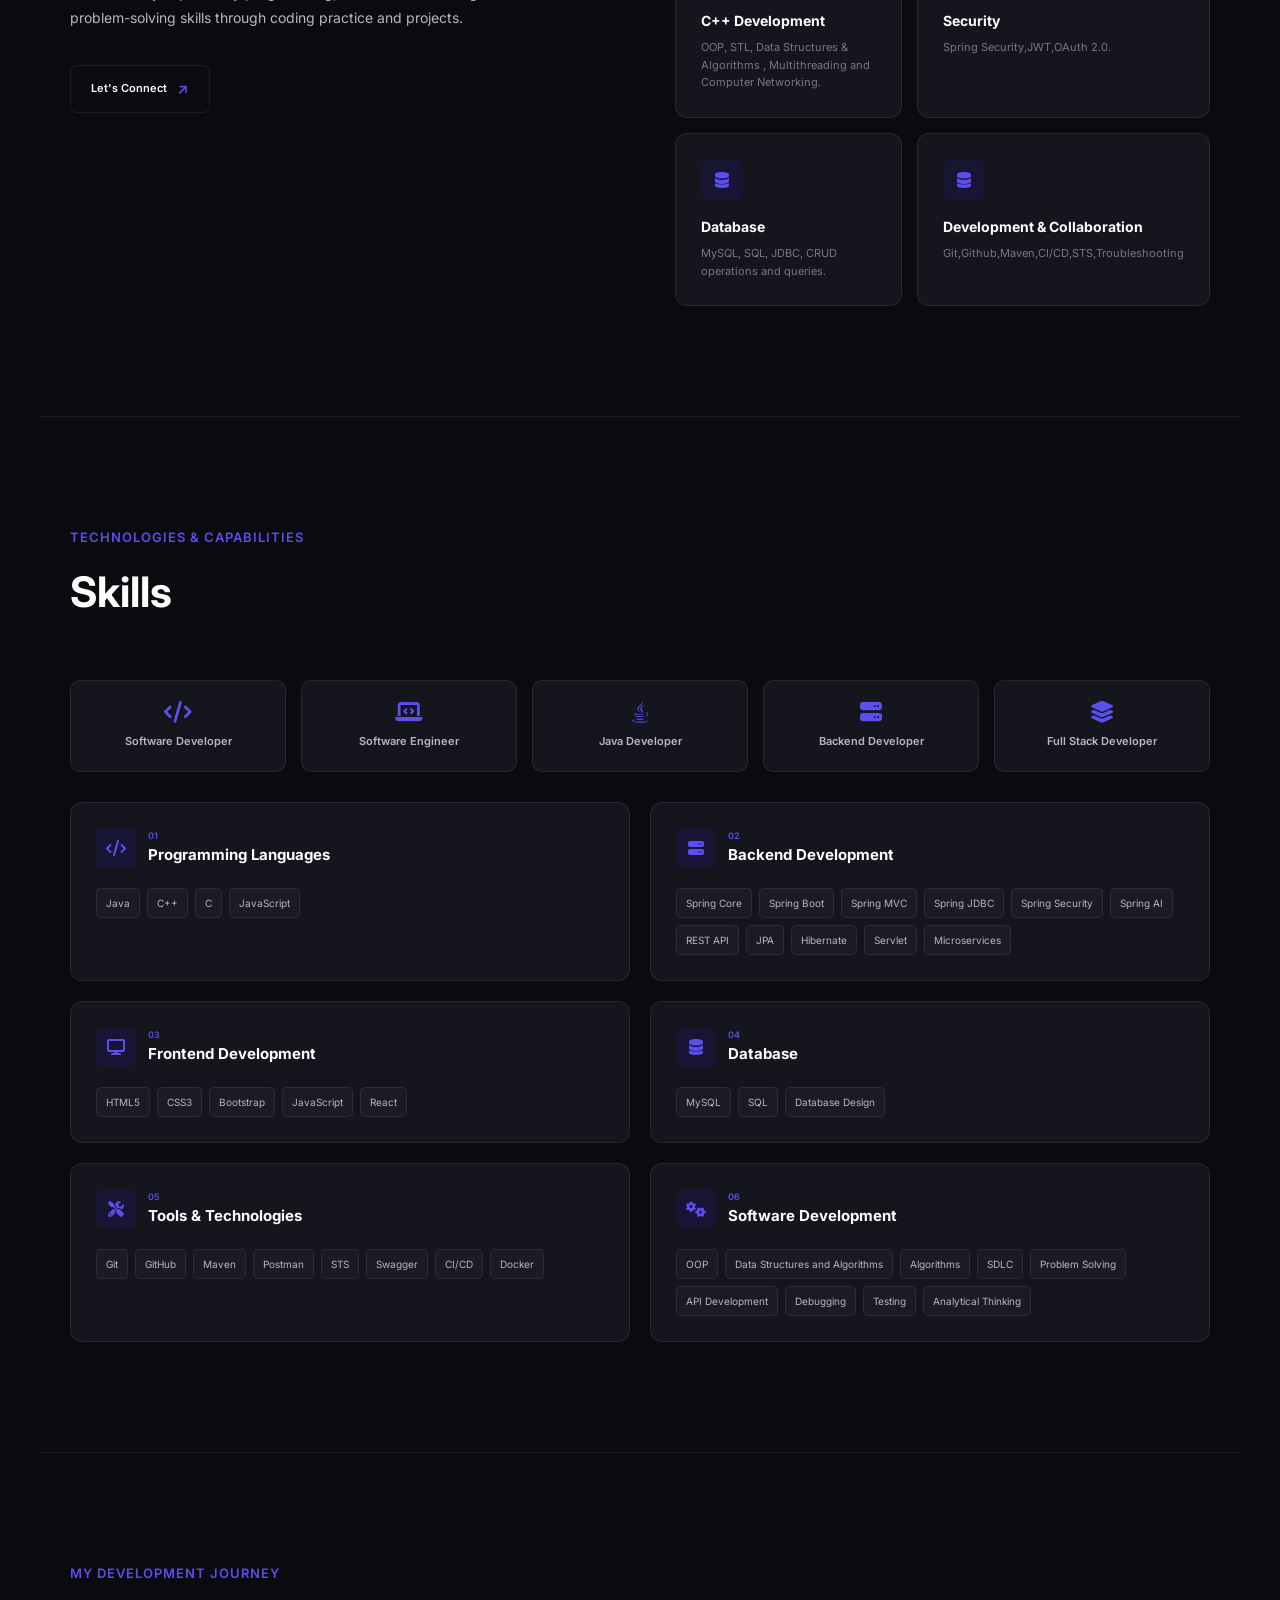
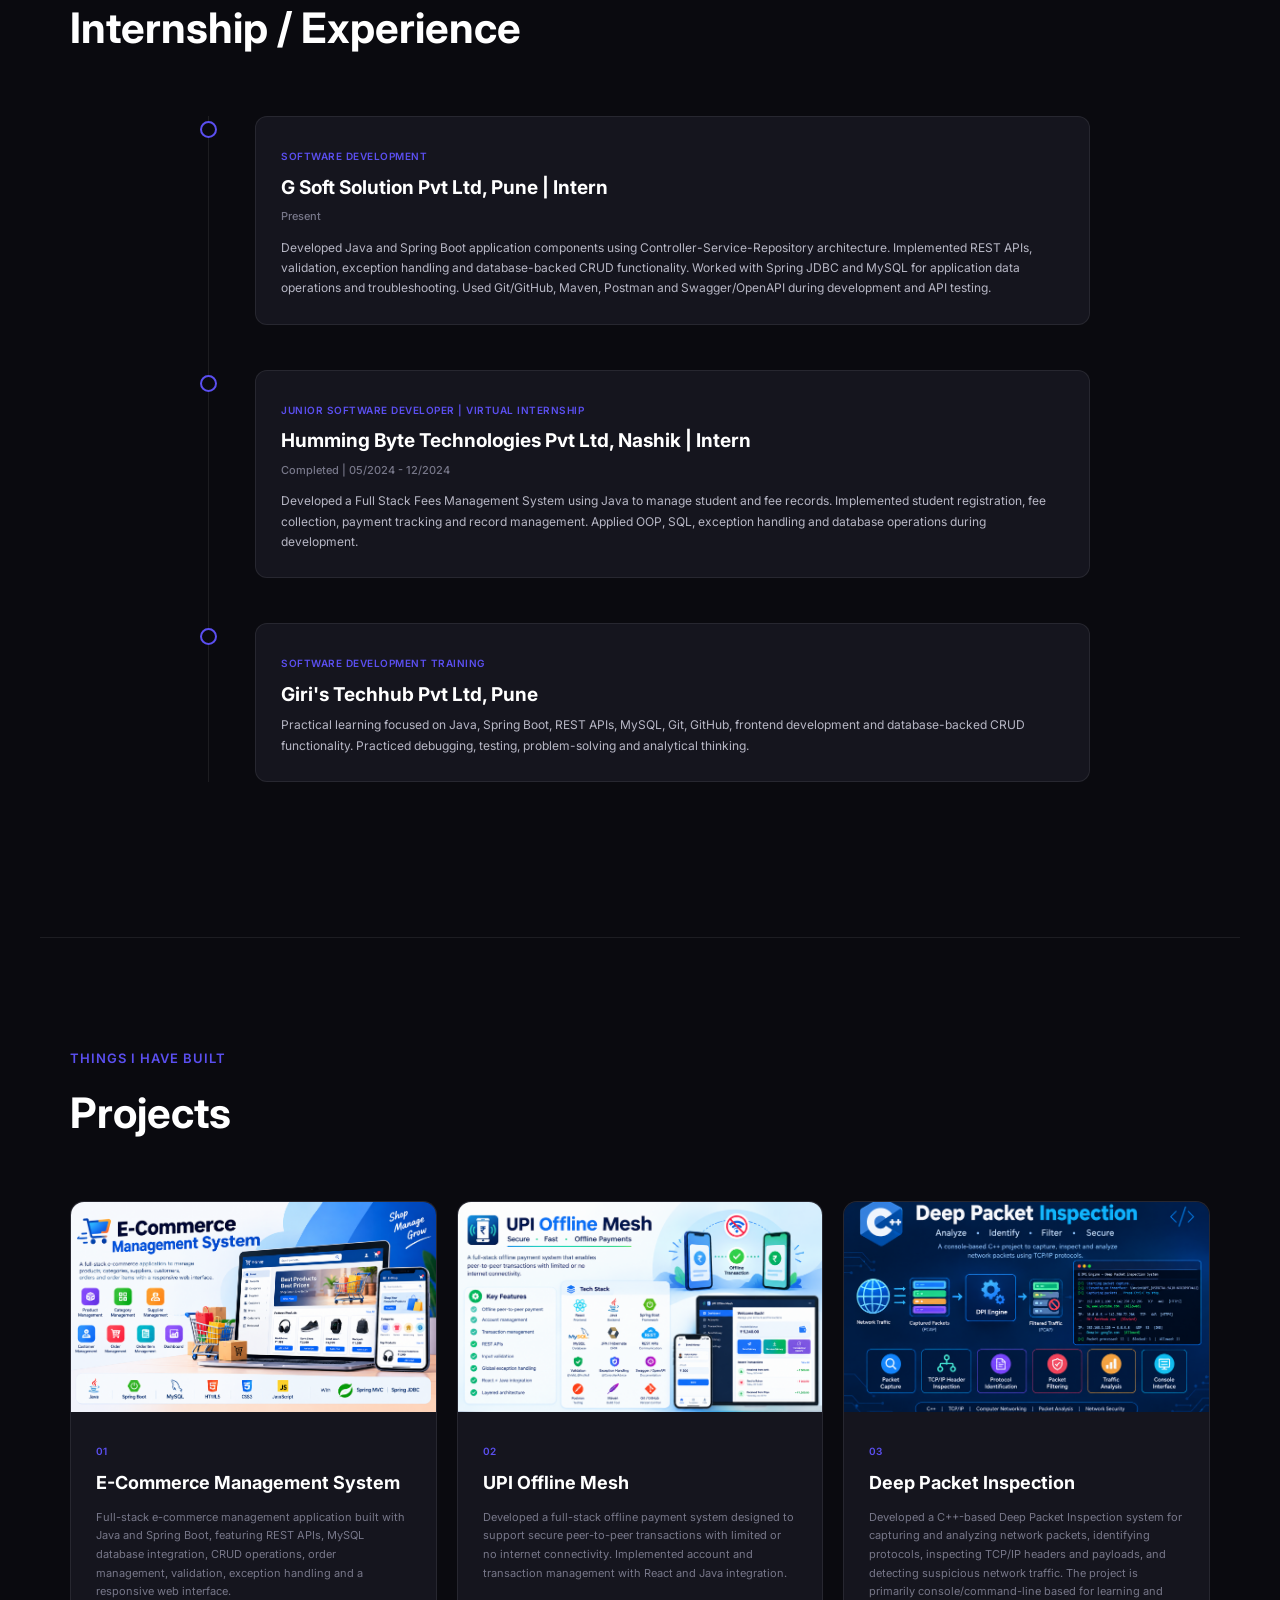
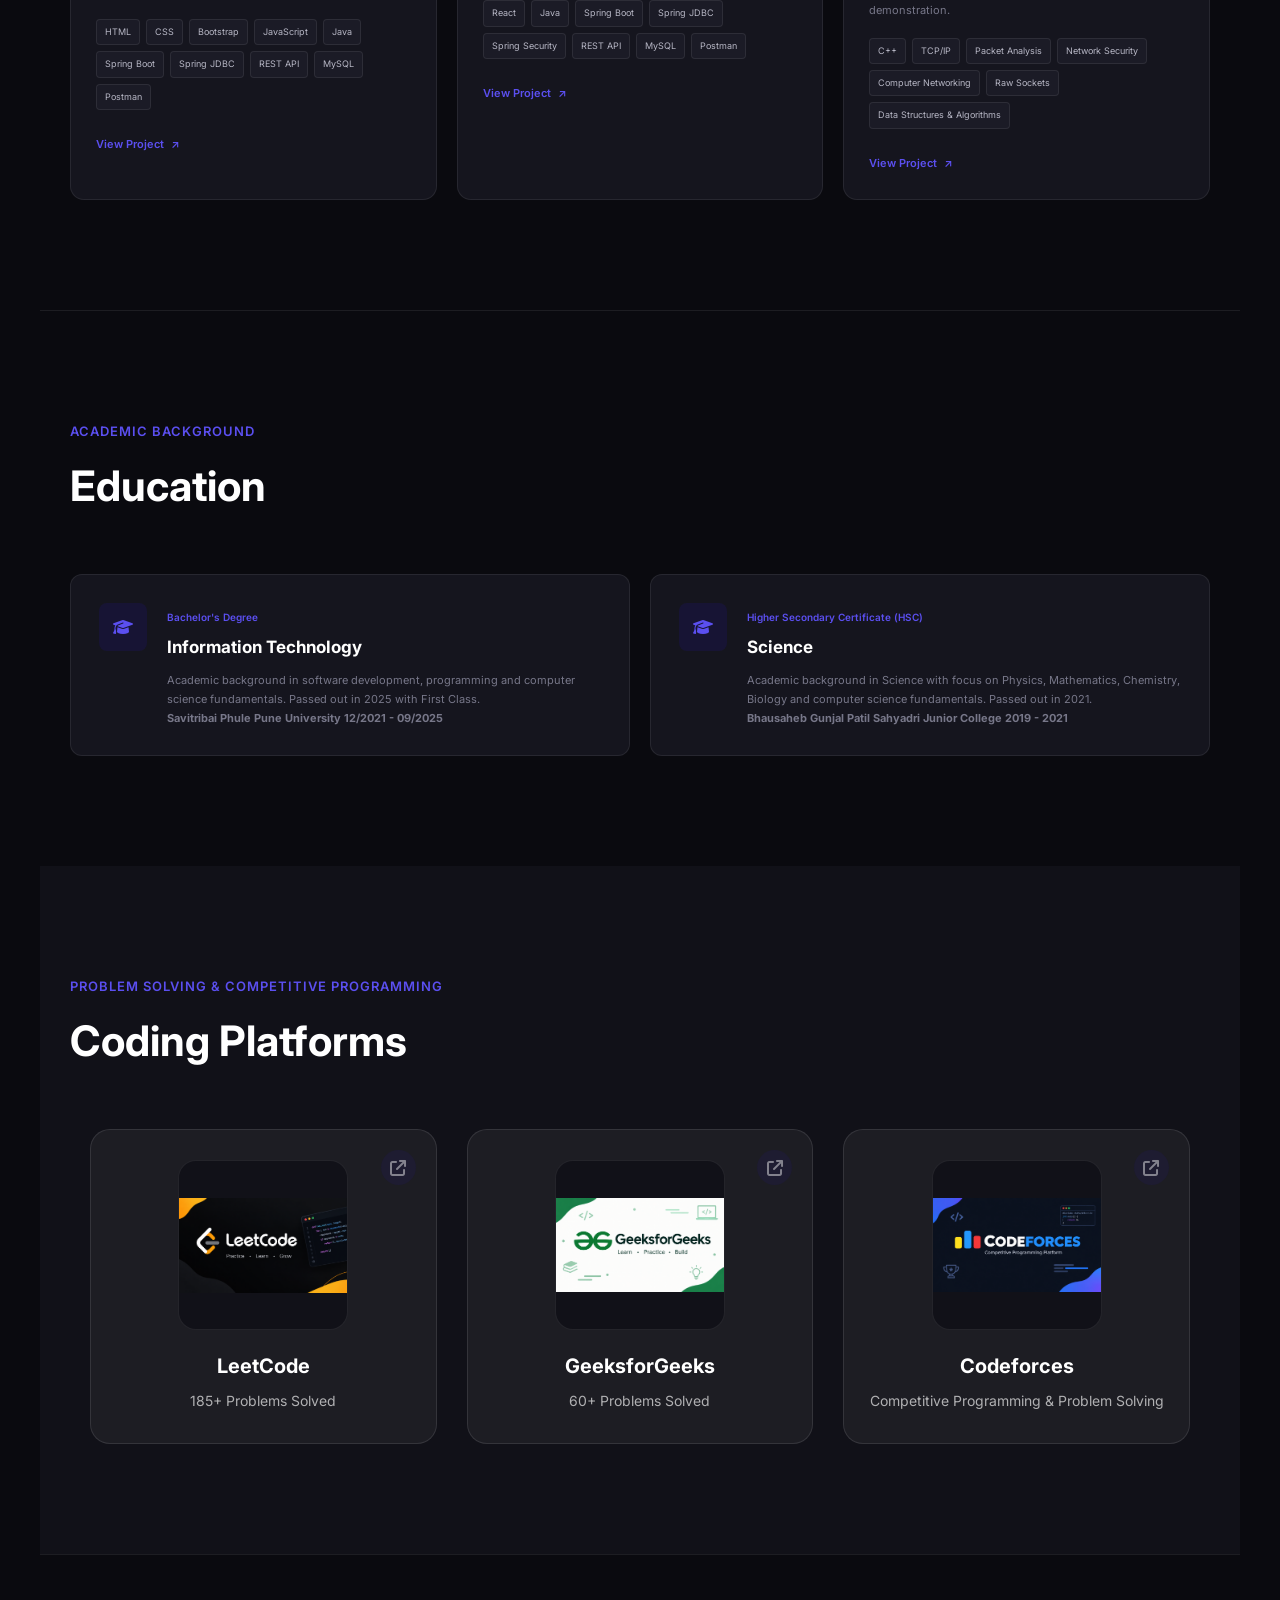
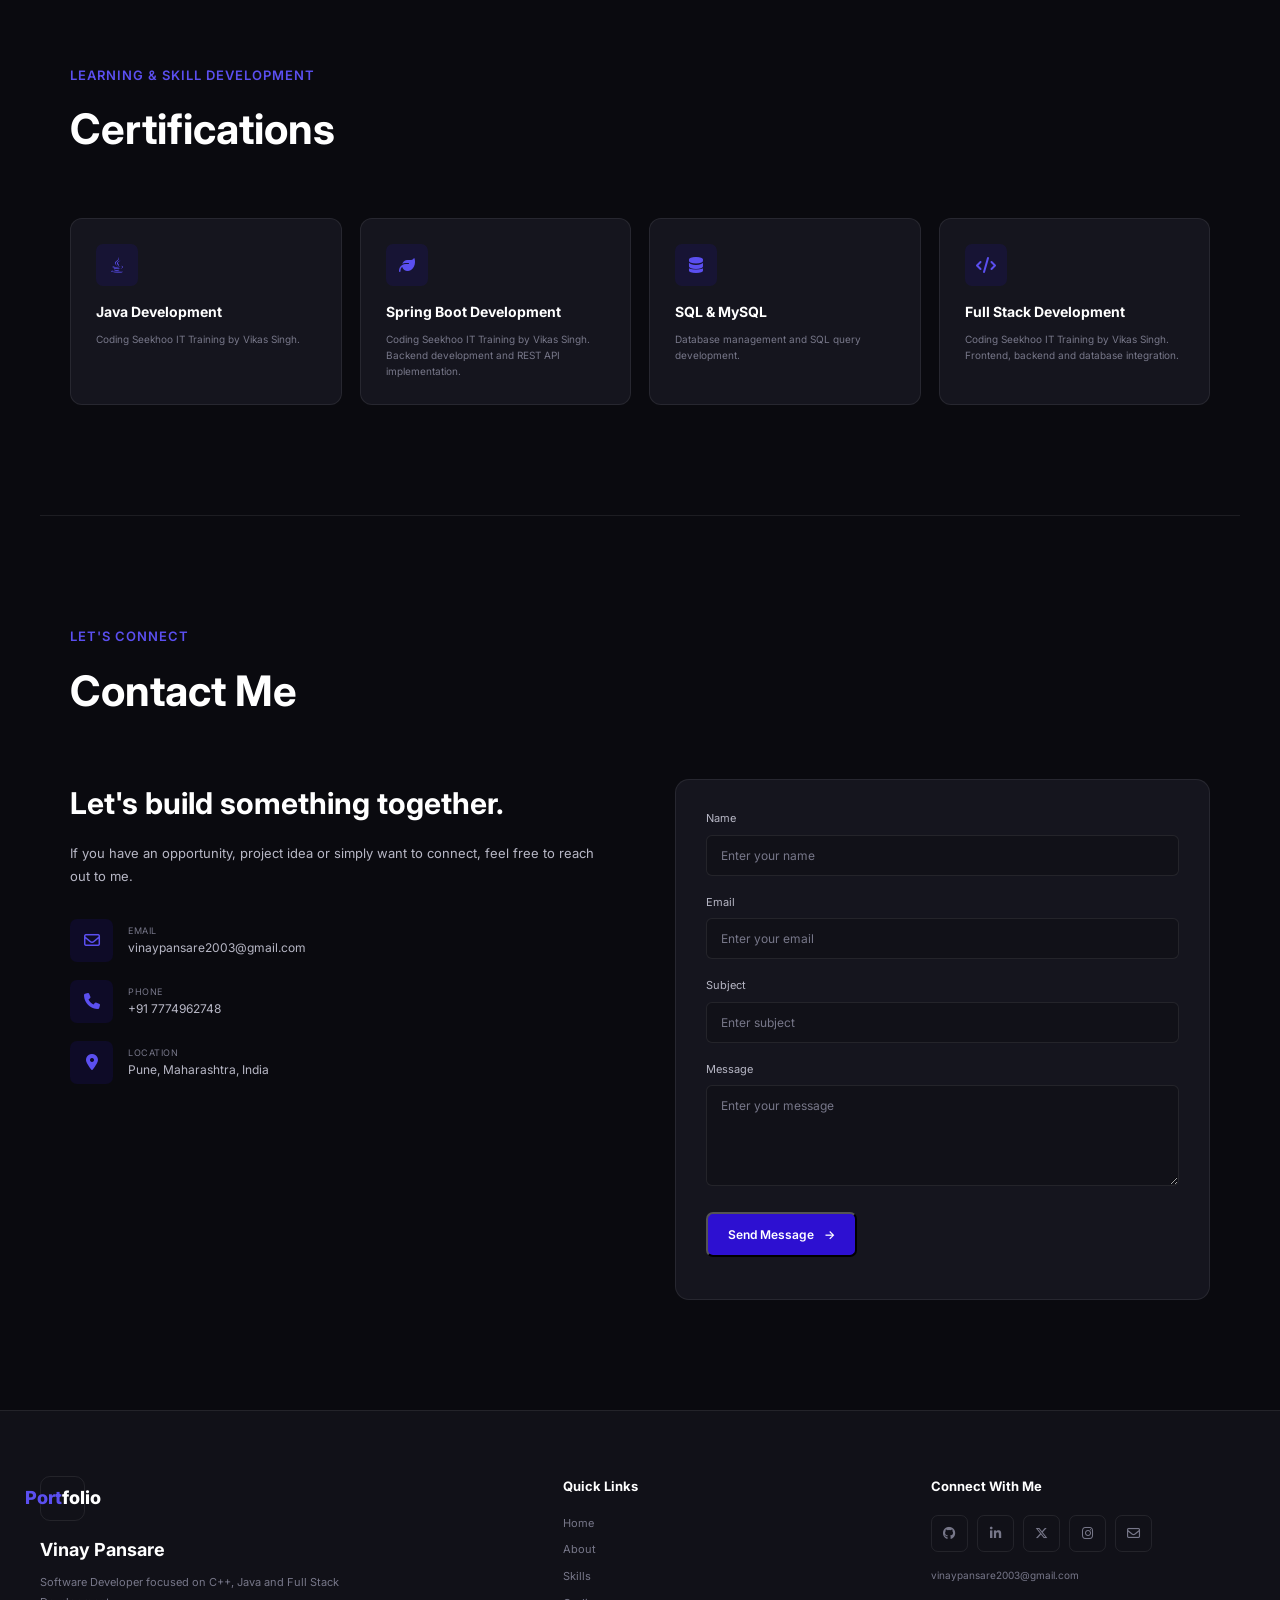
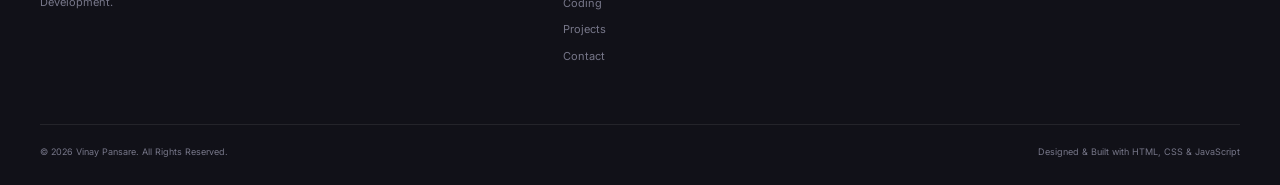
<file: assets/Image/index.html>
<!doctype html>
<html lang="en">

  <head>
    <meta charset="UTF-8" />
    <meta name="viewport" content="width=device-width, initial-scale=1.0" />
    <meta name="description"  content="Vinay Pansare - Software Developer Portfolio"/>

    <title>Portfolio | Vinay Pansare | Software Developer</title>

    <!-- Google Fonts -->
    <link rel="preconnect" href="https://fonts.googleapis.com" />
    <link rel="preconnect" href="https://fonts.gstatic.com" crossorigin />
    <link href="https://fonts.googleapis.com/css2?family=Inter:wght@400;500;600;700;800&display=swap" rel="stylesheet"/>

    <!-- Font Awesome -->
    <link  rel="stylesheet"  href="https://cdnjs.cloudflare.com/ajax/libs/font-awesome/6.5.2/css/all.min.css"/>

    <!-- CSS -->
    <link rel="stylesheet" href="/CSS/style.css" />
    ```
  </head>

  <body>
    ```
    <!----------------------- NAVBAR--------------------- -->

    <header class="navbar">
      <div class="nav-container">
        <a href="#home" class="logo"> <span>Port</span>folio </a>

        <nav class="nav-menu" id="navMenu">
          <a href="#home" class="nav-link active">Home</a>
          <a href="#about" class="nav-link">About</a>
          <a href="#skills" class="nav-link">Skills</a>
          <a href="#experience" class="nav-link">Experience</a>
          <a href="#projects" class="nav-link">Projects</a>
          <a href="#education" class="nav-link">Education</a>
          <a href="#coding" class="nav-link">Coding</a>
          <a href="#certifications" class="nav-link">Certifications</a>
          <a href="#contact" class="nav-link">Contact</a>
        </nav>

        <button
          class="theme-toggle"
          id="themeToggle"
          aria-label="Switch to light mode"
          title="Switch to light mode"
        >
          <i class="fa-solid fa-moon"></i>
          <i class="fa-solid fa-sun"></i>
        </button>

        <button class="menu-toggle" id="menuToggle" aria-label="Open Menu">
          <i class="fa-solid fa-bars"></i>
        </button>
      </div>
    </header>

    <!----------------------- HERO--------------------- -->

    <section class="hero section" id="home">
      <div class="hero-container">
        <div class="hero-content">
          <div class="hero-intro">
            <span>Hello, I'm</span>
          </div>

          <h1> Vinay <span class="hero-name-highlight">Pansare</span> </h1>
          <h2>Software Developer</h2>
          <div class="hero-roles">
            <span>Java Developer</span>
            <span>Software Developer</span>
            <span>Full Stack Developer</span>
          </div>

          <p class="hero-description">
            Software Developer & Java Full Stack Developer focused on building
            scalable and reliable applications using modern technologies.
            Experienced with Java, C++, Spring Boot, REST APIs, MySQL, React.js,
            JavaScript, OOP, DSA, CI/CD, SDLC and Computer Networking. Strong
            problem-solving, analytical thinking, and teamwork skills.
            Passionate about continuous learning, clean code, debugging, testing
            and delivering practical software solutions for real-time scenarios.
          </p>

          <div class="hero-tech">
            <span>HTML5</span>
            <span>CSS3</span>
            <span>Bootstrap</span>
            <span>JavaScript</span>
            <span>React js</span>
            <span>C++</span>
            <span>Java</span>
            <span>Spring Boot</span>
            <span>Spring AI</span>
            <span>REST API</span>
            <span>MySQL</span>
            <span>CI/CD</span>
            <span>Postman</span>
          </div>

          <!-- Hero Buttons -->
          <div class="hero-buttons">
            <!-- View Project -->
            <div class="action-btn project-actions">
              <a href="#projects" class="project-view">
                <span>View Project</span>
              </a>

              <a href="#projects" class="project-arrow" aria-label="View Projects" title="View Projects" >
                 <i class="fa-solid fa-arrow-right"></i>
              </a>
            </div>

            <!-- Resume -->
            <div class="action-btn resume-actions">
              <a  href="/assets/Resume/VINAY PANSARE1.pdf"  target="_blank" class="resume-view" >
                <span>View Resume</span>
              </a>

              <a href="/assets/Resume/VINAY PANSARE1.pdf"
                download="VINAY PANSARE1.pdf"
                class="resume-download"
                title="Download Resume"
                aria-label="Download Resume"
              >
                <i class="fa-solid fa-arrow-down"></i>
              </a>
            </div>
          </div>

          <!-- Social Links -->

          <div class="social-links">
            <a href="https://github.com/Vinaypansare18" target="_blank" rel="noopener noreferrer" aria-label="GitHub" >
              <i class="fa-brands fa-github"></i>
            </a>

            <a href="https://www.linkedin.com/in/vinay-pansare/" target="_blank" rel="noopener noreferrer"aria-label="LinkedIn">
              <i class="fa-brands fa-linkedin-in"></i>
            </a>

            <a href="https://twitter.com/" target="_blank" rel="noopener noreferrer" aria-label="Twitter" >
              <i class="fa-brands fa-x-twitter"></i>
            </a>

            <a  href="https://www.instagram.com/"target="_blank" rel="noopener noreferrer" aria-label="Instagram" >
              <i class="fa-brands fa-instagram"></i>
            </a>

            <a href="mailto:vinaypansare2003@gmail.com" aria-label="Email">
              <i class="fa-regular fa-envelope"></i>
            </a>
          </div>

          <!-- Hero Information -->

          <div class="hero-info">
            <div class="hero-info-item">
              <span class="info-number">3+</span>
              <span class="info-text">Projects</span>
            </div>

            <div class="hero-info-item">
              <span class="info-number">3</span>
              <span class="info-text">Development Areas</span>
            </div>

            <div class="hero-info-item">
              <span class="info-number">10+</span>
              <span class="info-text">Technologies</span>
            </div>
          </div>
        </div>

        <!-- Hero Image -->

        <div class="hero-image">
          <div class="hero-circle"></div>

          <div class="image-container">
            <img
              src="/assets/Image/Profile1.png"
              alt="Vinay Pansare - Software Developer"
              loading="eager"
            />
          </div>

          <div class="floating-card card-one">
            <span class="floating-icon">&lt;/&gt;</span>
            <div>
              <strong>C++</strong>
              <span>Programming</span>
            </div>
          </div>

          <div class="floating-card card-two">
            <span class="floating-icon">
              <i class="fa-brands fa-java"></i>
            </span>
            <div>
              <strong>Java</strong>
              <span>Backend</span>
            </div>
          </div>

          <div class="floating-card card-three">
            <span class="floating-icon">
              <i class="fa-solid fa-leaf"></i>
            </span>
            <div>
              <strong>Spring Boot</strong>
              <span>REST APIs</span>
            </div>
          </div>

          <div class="floating-card card-four">
            <span class="floating-icon">
              <i class="fa-solid fa-code"></i>
            </span>
            <div>
              <strong>Full Stack</strong>
              <span>Web Development</span>
            </div>
          </div>
        </div>
      </div>

      <a href="#about" class="scroll-indicator">
        <span>Scroll to explore</span>
        <span class="scroll-arrow">↓</span>
      </a>
    </section>

    <!----------------------- ABOUT--------------------- -->

    <section class="section about-section" id="about">
      <div class="section-title">
        <p>Get To Know Me</p>
        <h2>About Me</h2>
      </div>

      <div class="about-container">
        <div class="about-content">
          <h3>
            Software Developer focused on C++, Java and Full Stack Development
          </h3>

          <p>
            I am a Software Developer interested in building efficient
            applications, backend systems,Full stack Development, REST APIs and database-driven web
            applications.
          </p>

          <p>
            I work with C++, Java, Spring Boot, Spring MVC, Spring JDBC, MySQL,
            Computer Networking and modern web technologies to develop practical
            and scalable applications .
          </p>

          <p>
            I continuously improve my programming, data structures & algorithms
            and problem-solving skills through coding practice and projects.
          </p>

          <a href="#contact" class="about-connect-btn">
            Let's Connect <span>↗</span>
          </a>
        </div>

         <di class="about-cards">
          <div class="about-card">
            <div class="about-icon">
              <i class="fa-solid fa-globe"></i>
            </div>
            <h4>Frontend Development</h4>
            <p>
              HTML, CSS, Bootstrap, JavaScript, React and responsive
              UI.
            </p>
          </div>

          <div class="about-card">
            <div class="about-icon">
              <i class="fa-brands fa-java"></i>
            </div>
            <h4>Backend & Full Stack Development</h4>
            <p>
              Java, Spring Framework,Spring Boot, Spring MVC,Spring Data JPA,
              Spring AI,Hibernate,Microservices Architecture, REST API.
            </p>
          </div>

          
      
          <div class="about-card">
            <div class="about-icon">
              <i class="fa-solid fa-code"></i>
            </div>
            <h4>C++ Development</h4>
            <p>OOP, STL, Data Structures & Algorithms , Multithreading and Computer Networking. </p>
          </div>

          <div class="about-card">
            <div class="about-icon">
              <i class="fa-solid fa-database"></i>
            </div>
            <h4>Security</h4>
            <p>Spring Security,JWT,OAuth 2.0.</p>
          </div>

          <div class="about-card">
            <div class="about-icon">
              <i class="fa-solid fa-database"></i>
            </div>
            <h4>Database</h4>
            <p>MySQL, SQL, JDBC, CRUD operations and queries.</p>
          </div>
          
          <div class="about-card">
            <div class="about-icon">
              <i class="fa-solid fa-database"></i>
            </div>
            <h4>Development & Collaboration</h4>
            <p> Git,Github,Maven,CI/CD,STS,Troubleshooting</p>
          </div>
          
        </div>
      </div>
    </section>

    <!----------------------- SKILLS--------------------- -->

    <section class="section skills-section" id="skills">
      <div class="section-title">
        <p>Technologies & Capabilities</p>
        <h2>Skills</h2>
      </div>

      <!-- Developer Roles -->

      <div class="developer-roles">
        <div class="role-card">
          <i class="fa-solid fa-code"></i>
          <span>Software Developer</span>
        </div>

        <div class="role-card">
          <i class="fa-solid fa-laptop-code"></i>
          <span>Software Engineer</span>
        </div>

        <div class="role-card">
          <i class="fa-brands fa-java"></i>
          <span>Java Developer</span>
        </div>

        <div class="role-card">
          <i class="fa-solid fa-server"></i>
          <span>Backend Developer</span>
        </div>

        <div class="role-card">
          <i class="fa-solid fa-layer-group"></i>
          <span>Full Stack Developer</span>
        </div>
      </div>

      <!-- Technical Skills -->

      <div class="skills-container">
        <!-- Programming Languages -->

        <div class="skill-category">
          <div class="skill-category-header">
            <div class="skill-category-icon">
              <i class="fa-solid fa-code"></i>
            </div>

            <div>
              <span>01</span>
              <h3>Programming Languages</h3>
            </div>
          </div>

          <div class="skill-tags">
            <span>Java</span>
            <span>C++</span>
            <span>C</span>
            <span>JavaScript</span>
          </div>
        </div>

        <!-- Backend -->

        <div class="skill-category">
          <div class="skill-category-header">
            <div class="skill-category-icon">
              <i class="fa-solid fa-server"></i>
            </div>

            <div>
              <span>02</span>
              <h3>Backend Development</h3>
            </div>
          </div>

          <div class="skill-tags">
            <span>Spring Core</span>
            <span>Spring Boot</span>
            <span>Spring MVC</span>
            <span>Spring JDBC</span>
            <span>Spring Security</span>
            <span>Spring AI</span>
            <span>REST API</span>
            <span>JPA</span>
            <span>Hibernate</span>
            <span>Servlet</span>
            <span>Microservices</span>
          </div>
        </div>

        <!-- Frontend -->

        <div class="skill-category">
          <div class="skill-category-header">
            <div class="skill-category-icon">
              <i class="fa-solid fa-display"></i>
            </div>

            <div>
              <span>03</span>
              <h3>Frontend Development</h3>
            </div>
          </div>

          <div class="skill-tags">
            <span>HTML5</span>
            <span>CSS3</span>
            <span>Bootstrap</span>
            <span>JavaScript</span>
            <span>React</span>
          </div>
        </div>

        <!-- Database -->

        <div class="skill-category">
          <div class="skill-category-header">
            <div class="skill-category-icon">
              <i class="fa-solid fa-database"></i>
            </div>

            <div>
              <span>04</span>
              <h3>Database</h3>
            </div>
          </div>

          <div class="skill-tags">
            <span>MySQL</span>
            <span>SQL</span>
            <span>Database Design</span>
          </div>
        </div>

        <!-- Tools -->

        <div class="skill-category">
          <div class="skill-category-header">
            <div class="skill-category-icon">
              <i class="fa-solid fa-screwdriver-wrench"></i>
            </div>

            <div>
              <span>05</span>
              <h3>Tools & Technologies</h3>
            </div>
          </div>

          <div class="skill-tags">
            <span>Git</span>
            <span>GitHub</span>
            <span>Maven</span>
            <span>Postman</span>
            <span>STS</span>
            <span>Swagger</span>
            <span>CI/CD</span>
            <span>Docker</span>
          </div>
        </div>

        <!-- Software Development -->

        <div class="skill-category">
          <div class="skill-category-header">
            <div class="skill-category-icon">
              <i class="fa-solid fa-gears"></i>
            </div>

            <div>
              <span>06</span>
              <h3>Software Development</h3>
            </div>
          </div>

          <div class="skill-tags">
            <span>OOP</span>
            <span>Data Structures and Algorithms</span>
            <span>Algorithms</span>
            <span>SDLC</span>
            <span>Problem Solving</span>
            <span>API Development</span>
            <span>Debugging</span>
            <span>Testing</span>
            <span>Analytical Thinking</span>
          </div>
        </div>
      </div>
    </section>

    <!----------------------- EXPERIENCE--------------------- -->

    <section class="section experience-section" id="experience">
      <div class="section-title">
        <p>My Development Journey</p>
        <h2>Internship / Experience</h2>
      </div>

      <div class="timeline">
        <div class="timeline-item">
          <div class="timeline-dot"></div>

          <div class="timeline-content">
            <span class="timeline-date"> Software Development </span>

            <h3>G Soft Solution Pvt Ltd, Pune | Intern</h3>

            <h4>Present</h4>

            <p>
              Developed Java and Spring Boot application components using
              Controller-Service-Repository architecture. Implemented REST APIs,
              validation, exception handling and database-backed CRUD
              functionality. Worked with Spring JDBC and MySQL for application
              data operations and troubleshooting. Used Git/GitHub, Maven,
              Postman and Swagger/OpenAPI during development and API testing.
            </p>
          </div>
        </div>

        <div class="timeline-item">
          <div class="timeline-dot"></div>

          <div class="timeline-content">
            <span class="timeline-date">
              Junior Software Developer | Virtual Internship
            </span>

            <h3>Humming Byte Technologies Pvt Ltd, Nashik | Intern</h3>

            <h4>Completed | 05/2024 - 12/2024</h4>

            <p>
              Developed a Full Stack Fees Management System using Java to manage
              student and fee records. Implemented student registration, fee
              collection, payment tracking and record management. Applied OOP,
              SQL, exception handling and database operations during
              development.
            </p>
          </div>
        </div>

        <div class="timeline-item">
          <div class="timeline-dot"></div>

          <div class="timeline-content">
            <span class="timeline-date"> Software Development Training </span>

            <h3>Giri's Techhub Pvt Ltd, Pune</h3>

            <p>
              Practical learning focused on Java, Spring Boot, REST APIs, MySQL,
              Git, GitHub, frontend development and database-backed CRUD
              functionality. Practiced debugging, testing, problem-solving and
              analytical thinking.
            </p>
          </div>
        </div>
      </div>
    </section>

    <!----------------------- PROJECTS--------------------- -->

    <section class="section projects-section" id="projects">
      <div class="section-title">
        <p>Things I Have Built</p>
        <h2>Projects</h2>
      </div>

      <div class="projects-container">
        <!-- Project 1 -->

        <div class="project-card">
          <div class="project-image">
            <img
              src="/assets/Image/EcommerceProjectThumbnail.png"
              alt="E-Commerce Management System"
            />
          </div>

          <div class="project-content">
            <span class="project-number">01</span>

            <h3>E-Commerce Management System</h3>

            <p>
              Full-stack e-commerce management application built with Java and
              Spring Boot, featuring REST APIs, MySQL database integration, CRUD
              operations, order management, validation, exception handling and a
              responsive web interface.
            </p>

            <div class="project-tech">
              <span>HTML</span>
              <span>CSS</span>
              <span>Bootstrap</span>
              <span>JavaScript</span>
              <span>Java</span>
              <span>Spring Boot</span>
              <span>Spring JDBC</span>
              <span>REST API</span>
              <span>MySQL</span>
              <span>Postman</span>
            </div>

            <a
              href="https://github.com/vinaypansare18/E-commerce-Management-System"
              class="project-link"
              target="_blank"
              rel="noopener noreferrer"
            >
              View Project <span>↗</span>
            </a>
          </div>
        </div>

        <!-- Project 2 -->

        <div class="project-card">
          <div class="project-image">
            <img
              src="/assets/Image/UPIProjectThumbnail1.png"
              alt="UPI Offline Mesh"
            />
          </div>

          <div class="project-content">
            <span class="project-number">02</span>

            <h3>UPI Offline Mesh</h3>

            <p>
              Developed a full-stack offline payment system designed to support
              secure peer-to-peer transactions with limited or no internet
              connectivity. Implemented account and transaction management with
              React and Java integration.
            </p>

            <div class="project-tech">
              <span>React</span>
              <span>Java</span>
              <span>Spring Boot</span>
              <span>Spring JDBC</span>
              <span>Spring Security</span>
              <span>REST API</span>
              <span>MySQL</span>
              <span>Postman</span>
            </div>

            <a
              href="https://github.com/Vinaypansare18"
              class="project-link"
              target="_blank"
              rel="noopener noreferrer"
            >
              View Project <span>↗</span>
            </a>
          </div>
        </div>

        <!-- Project 3 -->

        <div class="project-card">
          <div class="project-image">
            <img
              src="/assets/Image/DeepPacketThumbnail.png"
              alt="Deep Packet Inspection"
            />
          </div>

          <div class="project-content">
            <span class="project-number">03</span>

            <h3>Deep Packet Inspection</h3>

            <p>
              Developed a C++-based Deep Packet Inspection system for capturing
              and analyzing network packets, identifying protocols, inspecting
              TCP/IP headers and payloads, and detecting suspicious network
              traffic. The project is primarily console/command-line based for
              learning and demonstration.
            </p>

            <div class="project-tech">
              <span>C++</span>
              <span>TCP/IP</span>
              <span>Packet Analysis</span>
              <span>Network Security</span>
              <span>Computer Networking</span>
              <span>Raw Sockets</span>
              <span>Data Structures & Algorithms</span>
            </div>

            <a
              href="https://github.com/Vinaypansare18"
              class="project-link"
              target="_blank"
              rel="noopener noreferrer"
            >
              View Project <span>↗</span>
            </a>
          </div>
        </div>
      </div>
    </section>

    <!----------------------- EDUCATION--------------------- -->

    <section class="section education-section" id="education">
      <div class="section-title">
        <p>Academic Background</p>
        <h2>Education</h2>
      </div>

      <div class="education-container">
        <div class="education-card">
          <div class="education-icon">
            <i class="fa-solid fa-graduation-cap"></i>
          </div>

          <div>
            <span class="education-date"> Bachelor's Degree </span>
            <h3>Information Technology</h3>
            <p>
              Academic background in software development, programming and
              computer science fundamentals. Passed out in 2025 with First
              Class.
            </p>

            <p>
              <strong> Savitribai Phule Pune University </strong>
              <strong> 12/2021 - 09/2025 </strong>
            </p>
          </div>
        </div>

        <div class="education-card">
          <div class="education-icon">
            <i class="fa-solid fa-graduation-cap"></i>
          </div>

          <div>
            <span class="education-date">
              Higher Secondary Certificate (HSC)
            </span>

            <h3>Science</h3>

            <p>
              Academic background in Science with focus on Physics, Mathematics,
              Chemistry, Biology and computer science fundamentals. Passed out
              in 2021.
            </p>

            <p>
              <strong> Bhausaheb Gunjal Patil Sahyadri Junior College </strong>
              <strong> 2019 - 2021 </strong>
            </p>
          </div>
        </div>
      </div>
    </section>

    <!----------------------- CODING PLATFORMS--------------------- -->

    <section class="section coding-section" id="coding">
      <div class="section-title">
        <p>Problem Solving & Competitive Programming</p>
        <h2>Coding Platforms</h2>
      </div>

      <div class="coding-container">
        <!-- LeetCode -->

        <a
          href="https://leetcode.com/u/vinaypansare/"
          class="coding-card"
          target="_blank"
          rel="noopener noreferrer"
        >
          <div class="coding-icon">
            <img src="/assets/Image/Leetcode.png" alt="LeetCode" />
          </div>

          <div class="coding-info">
            <h3>LeetCode</h3>
            <p>185+ Problems Solved</p>
          </div>

          <i class="fa-solid fa-arrow-up-right-from-square coding-arrow"></i>
        </a>

        <!-- GeeksforGeeks -->

        <a
          href="https://www.geeksforgeeks.org/profile/vinaypannsare?tab=activity"
          class="coding-card"
          target="_blank"
          rel="noopener noreferrer"
        >
          <div class="coding-icon">
            <img src="/assets/Image/GeeksForGeeks.png" alt="GeeksforGeeks" />
          </div>

          <div class="coding-info">
            <h3>GeeksforGeeks</h3>
            <p>60+ Problems Solved</p>
          </div>

          <i class="fa-solid fa-arrow-up-right-from-square coding-arrow"></i>
        </a>

        <!-- Codeforces -->

        <a
          href="https://codeforces.com/profile/vinaypansare"
          class="coding-card"
          target="_blank"
          rel="noopener noreferrer"
        >
          <div class="coding-icon">
            <img src="/assets/Image/Codeforce.png" alt="Codeforces" />
          </div>

          <div class="coding-info">
            <h3>Codeforces</h3>
            <p>Competitive Programming & Problem Solving</p>
          </div>

          <i class="fa-solid fa-arrow-up-right-from-square coding-arrow"></i>
        </a>
      </div>
    </section>

    <!----------------------- CERTIFICATIONS--------------------- -->

    <section class="section certifications-section" id="certifications">
      <div class="section-title">
        <p>Learning & Skill Development</p>
        <h2>Certifications</h2>
      </div>

      <div class="certification-container">
        <div class="certification-card">
          <div class="certification-icon">
            <i class="fa-brands fa-java"></i>
          </div>

          <h3>Java Development</h3>

          <p>Coding Seekhoo IT Training by Vikas Singh.</p>
        </div>

        <div class="certification-card">
          <div class="certification-icon">
            <i class="fa-solid fa-leaf"></i>
          </div>

          <h3>Spring Boot Development</h3>

          <p>
            Coding Seekhoo IT Training by Vikas Singh. Backend development and
            REST API implementation.
          </p>
        </div>

        <div class="certification-card">
          <div class="certification-icon">
            <i class="fa-solid fa-database"></i>
          </div>

          <h3>SQL & MySQL</h3>

          <p>Database management and SQL query development.</p>
        </div>

        <div class="certification-card">
          <div class="certification-icon">
            <i class="fa-solid fa-code"></i>
          </div>

          <h3>Full Stack Development</h3>

          <p>
            Coding Seekhoo IT Training by Vikas Singh. Frontend, backend and
            database integration.
          </p>
        </div>
      </div>
    </section>

    <!----------------------- CONTACT--------------------- -->
    
    <section class="section contact-section" id="contact">
      <div class="section-title">
        <p>Let's Connect</p>
        <h2>Contact Me</h2>
      </div>

      <div class="contact-container">
        <div class="contact-content">
          <h3>Let's build something together.</h3>

          <p>
            If you have an opportunity, project idea or simply want to connect,
            feel free to reach out to me.
          </p>

          <div class="contact-details">
            <div class="contact-item">
              <div class="contact-icon">
                <i class="fa-regular fa-envelope"></i>
              </div>

              <div>
                <span>Email</span>
                <a href="mailto:vinaypansare2003@gmail.com">
                  vinaypansare2003@gmail.com
                </a>
              </div>
            </div>

            <div class="contact-item">
              <div class="contact-icon">
                <i class="fa-solid fa-phone"></i>
              </div>

              <div>
                <span>Phone</span>
                <p>+91 7774962748</p>
              </div>
            </div>

            <div class="contact-item">
              <div class="contact-icon">
                <i class="fa-solid fa-location-dot"></i>
              </div>

              <div>
                <span>Location</span>
                <p>Pune, Maharashtra, India</p>
              </div>
            </div>
          </div>
        </div>

        <!-- Contact Form -->

        <form class="contact-form" id="contactForm">
          <div class="form-group">
            <label for="name">Name</label>

            <input
              type="text"
              id="name"
              name="name"
              placeholder="Enter your name"
              required
            />
          </div>

          <div class="form-group">
            <label for="email">Email</label>

            <input
              type="email"
              id="email"
              name="email"
              placeholder="Enter your email"
              required
            />
          </div>

          <div class="form-group">
            <label for="subject">Subject</label>

            <input
              type="text"
              id="subject"
              name="subject"
              placeholder="Enter subject"
              required
            />
          </div>

          <div class="form-group">
            <label for="message">Message</label>

            <textarea
              id="message"
              name="message"
              rows="5"
              placeholder="Enter your message"
              required
            ></textarea>
          </div>

          <button type="submit" class="btn primary-btn">
            Send Message
            <span>→</span>
          </button>

          <p id="formMessage" class="form-message"></p>
        </form>
      </div>
    </section>

    <!---------------------  FOOTER ---------------------->

    <footer class="footer">
      <div class="footer-container">
        <!-- Footer Brand -->

        <div class="footer-brand">
          <a href="#home" class="footer-logo"> <span>Port</span>folio </a>

          <h3>Vinay Pansare</h3>
          <p>
            Software Developer focused on C++, Java and Full Stack Development.
          </p>
        </div>

        <!-- Footer Navigation -->

        <div class="footer-links">
          <h4>Quick Links</h4>

          <a href="#home">Home</a>
          <a href="#about">About</a>
          <a href="#skills">Skills</a>
          <a href="#coding">Coding</a>
          <a href="#projects">Projects</a>
          <a href="#contact">Contact</a>
        </div>

        <!-- Footer Social -->

        <div class="footer-connect">
          <h4>Connect With Me</h4>

          <div class="footer-social">
            <a
              href="https://github.com/Vinaypansare18"
              target="_blank"
              rel="noopener noreferrer"
              aria-label="GitHub"
            >
              <i class="fa-brands fa-github"></i>
            </a>

            <a
              href="https://www.linkedin.com/in/vinay-pansare/"
              target="_blank"
              rel="noopener noreferrer"
              aria-label="LinkedIn"
            >
              <i class="fa-brands fa-linkedin-in"></i>
            </a>

            <a
              href="https://twitter.com/"
              target="_blank"
              rel="noopener noreferrer"
              aria-label="Twitter"
            >
              <i class="fa-brands fa-x-twitter"></i>
            </a>

            <a
              href="https://www.instagram.com/"
              target="_blank"
              rel="noopener noreferrer"
              aria-label="Instagram"
            >
              <i class="fa-brands fa-instagram"></i>
            </a>

            <a href="mailto:vinaypansare2003@gmail.com" aria-label="Email">
              <i class="fa-regular fa-envelope"></i>
            </a>
          </div>

          <a href="mailto:vinaypansare2003@gmail.com" class="footer-email">
            vinaypansare2003@gmail.com</a
          >
        </div>
      </div>

      <!-- Footer Bottom -->

      <div class="footer-bottom">
        <div class="footer-bottom-content">
          <p>
            © <span id="currentYear"></span>
            Vinay Pansare. All Rights Reserved.
          </p>
          <p>Designed & Built with HTML, CSS & JavaScript</p>
        </div>
      </div>
    </footer>

    <!---------------------  BACK TO TOP ---------------------->

    <button class="back-to-top" id="backToTop" aria-label="Back to top">
      ↑
    </button>

    <!---------------------  JAVASCRIPT ---------------------->

    <script src="/JS/portfolio.js"></script>
  </body>
</html>
</file>
<file: CSS/style.css>
/* ---------------------------  General  --------------------------- */
:root 
{
  --primary: #2d10d1;
  --primary-light: #5b4ff0;
  --secondary: #0099cc;
  --background: #f7f8fc;
  --background-light: #ffffff;
  --card: #ffffff;
  --card-light: #f1f2f8;
  --border: rgba(20, 20, 35, 0.1);
  --text: #181824;
  --text-light: #4f5060;
  --text-muted: #747585;
  --white: #181824;
  --button-text: #ffffff;
  --nav-bg: rgba(255, 255, 255, 0.88);
  --max-width: 1200px;
  --transition: 0.3s ease;
  --shadow: 0 20px 50px rgba(20, 20, 40, 0.12);
}

/* ---------------------------  Reset --------------------------- */
* 
{
  margin: 0;
  padding: 0;
  box-sizing: border-box;
}

html 
{
  scroll-behavior: smooth;
}

body 
{
  font-family: "Inter", sans-serif;
  background: var(--background);
  color: var(--text);
  line-height: 1.6;
  overflow-x: hidden;
}

a 
{
  text-decoration: none;
  color: inherit;
}

button,
input,
textarea 
{
  font-family: inherit;
}

img 
{
  max-width: 100%;
  display: block;
}

/* --------------------------- Common Section --------------------------- */
.section 
{
  max-width: var(--max-width);
  margin: auto;
  padding: 110px 30px;
}

.section-title 
{
  margin-bottom: 55px;
}

.section-title p 
{
  color: var(--primary-light);
  font-size: 13px;
  font-weight: 600;
  letter-spacing: 1px;
  text-transform: uppercase;
  margin-bottom: 10px;
}

.section-title h2 
{
  font-size: 42px;
  font-weight: 700;
  color: var(--white);
}

/* --------------------------- Navbar --------------------------- */
.navbar 
{
  position: fixed;
  top: 0;
  left: 0;
  width: 100%;
  z-index: 1000;
  background: var(--nav-bg);
  -webkit-backdrop-filter: blur(15px);
  backdrop-filter: blur(15px);
  border-bottom: 1px solid var(--border);
  animation: navbarDrop 0.6s ease both;
}

.nav-container 
{
  max-width: var(--max-width);
  margin: auto;
  height: 75px;
  padding: 0 30px;
  display: flex;
  align-items: center;
  justify-content: space-between;
}

.logo 
{
  width: 42px;
  height: 42px;
  display: flex;
  align-items: center;
  justify-content: center;
  color: var(--white);
  font-size: 17px;
  font-weight: 800;
  border: 1px solid var(--border);
  border-radius: 10px;
  transition: var(--transition);
}

.logo:hover 
{
  border-color: var(--primary-light);
  transform: translateY(-2px);
}

.logo span 
{
  color: var(--primary-light);
}

.nav-menu 
{
  display: flex;
  align-items: center;
  gap: 28px;
}

.nav-link 
{
  color: var(--text-light);
  font-size: 13px;
  font-weight: 500;
  position: relative;
  transition: var(--transition);
}

.nav-link:hover,
.nav-link.active 
{
  color: var(--white);
}

.nav-link::after 
{
  content: "";
  position: absolute;
  left: 0;
  bottom: -8px;
  width: 0;
  height: 2px;
  background: var(--primary-light);
  transition: var(--transition);
}

.nav-link:hover::after,
.nav-link.active::after 
{
  width: 100%;
}

.menu-toggle 
{
  display: none;
  background: transparent;
  border: none;
  color: var(--white);
  font-size: 22px;
  cursor: pointer;
}

/* ---------------------------   Hero --------------------------- */

.hero 
{
  min-height: 100vh;
  max-width: none;
  padding-top: 150px;
  padding-left: max(30px, calc((100% - 1200px) / 2));
  padding-right: max(30px, calc((100% - 1200px) / 2));
  display: flex;
  align-items: center;
  position: relative;
}

.hero-container 
{
  width: 100%;
  display: grid;
  grid-template-columns: 1.1fr 0.9fr;
  gap: 70px;
  align-items: center;
}

.hero-content 
{
  min-width: 0;
}

.hero-intro 
{
  display: flex;
  align-items: center;
  gap: 10px;
  color: var(--text-muted);
  font-size: 14px;
  margin-bottom: 15px;
}

.intro-line 
{
  width: 35px;
  height: 1px;
  background: var(--primary-light);
}

.hero-content h1 
{
  font-size: clamp(50px, 7vw, 82px);
  line-height: 1.05;
  font-weight: 500;
  margin-bottom: 10px;
}

.hero-name-highlight 
{
  color: var(--primary-light);
}

.hero-content h2 
{
  color: var(--text-light);
  font-size: 24px;
  font-weight: 500;
  margin-bottom: 15px;
}

.hero-roles 
{
  display: flex;
  flex-wrap: wrap;
  gap: 8px;
  margin-bottom: 25px;
}

.hero-roles span 
{
  padding: 7px 12px;
  background: rgba(45, 16, 209, 0.12);
  border: 1px solid rgba(139, 133, 255, 0.15);
  border-radius: 6px;
  color: var(white);
  font-size: 11px;
  font-weight: 500;
  transition: var(--transition);
}

.hero-roles span:hover 
{
  transform: translateY(-2px);
  border-color: var(--primary-light);
}

.hero-description 
{
  max-width: 650px;
  color: var(--text-light);
  font-size: 15px;
  line-height: 1.8;
  margin-bottom: 22px;
}

.hero-tech 
{
  display: flex;
  flex-wrap: wrap;
  gap: 8px;
  margin-bottom: 30px;
}

.hero-tech span 
{
  padding: 6px 10px;
  border: 1px solid var(--border);
  border-radius: 5px;
  color: var(--text-muted);
  font-size: 10px;
  transition: var(--transition);
}

.hero-tech span:hover 
{
  color: var(--primary-light);
  border-color: var(--primary-light);
  transform: translateY(-2px);
}

/* ---------------------------   Hero Buttons -------------------------- */

.hero-buttons 
{
  display: flex;
  align-items: center;
  flex-wrap: wrap;
  gap: 15px;
  margin-bottom: 30px;
}

/* --------------------------- Common Action Button --------------------------- */

.action-btn 
{
  width: 170px;
  height: 48px;
  display: flex;
  align-items: stretch;
  box-sizing: border-box;
  overflow: hidden;
  border-radius: 10px;
  background: var(--primary);
  border: 2px solid var(--primary);
  transition:
    transform 0.3s ease,
    box-shadow 0.3s ease;
}

/* ---------------------------   View Project -------------------------- */

.project-actions:hover 
{
  transform: translateY(-3px);
  box-shadow: 0 8px 20px rgba(45, 16, 209, 0.2);
}

.project-view 
{
  flex: 1;
  height: 100%;
  display: flex;
  align-items: center;
  justify-content: center;
  padding: 0 10px;
  color: var(--button-text);
  background: var(--primary);
  font-size: 14px;
  font-weight: 600;
  text-decoration: none;
  transition: background 0.3s ease;
}

.project-view:hover 
{
  background: var(--primary-light);
}

.project-arrow 
{ 
  width: 42px;
  height: 100%;
  flex-shrink: 0;
  display: flex;
  align-items: center;
  justify-content: center;
  color: var(--button-text);
  background: var(--primary);
  border-left: 1px solid rgba(255, 255, 255, 0.25);
  text-decoration: none;
  transition: background 0.3s ease;
}

.project-arrow:hover 
{
  background: var(--primary-light);
}

.project-arrow i 
{
  font-size: 14px;
  transition: transform 0.3s ease;
}

.project-arrow:hover i 
{
  transform: translateX(4px);
}

/* -------------------- Resume Action - View + Download in One Button ------------------- */

.resume-actions 
{
  margin: 0;
  width: 190px;
  height: 48px;
}

/* View Resume - Main Part */
.resume-view 
{
  flex: 1;
  height: 100%;
  display: flex;
  align-items: center;
  justify-content: center;
  padding: 0 12px;
  color: var(--button-text);
  background: var(--primary);
  font-size: 13px;
  font-weight: 600;
  text-decoration: none;
  transition: background 0.3s ease;
}

.resume-view:hover 
{
  background: var(--primary-light);
}

/* Download Resume - Icon Part */
.resume-download 
{
  width: 48px;
  height: 100%;
  flex-shrink: 0;
  display: flex;
  align-items: center;
  justify-content: center;
  color: var(--button-text);
  background: var(--primary);
  border-left: 1px solid rgba(255, 255, 255, 0.25);
  text-decoration: none;
  transition: background 0.3s ease;
}

.resume-download:hover 
{
  background: var(--primary-light);
}

.resume-download i 
{
  font-size: 14px;
  transition: transform 0.3s ease;
}

.resume-download:hover i 
{
  transform: translateY(3px);
}

/* Move the complete resume control on hover */
.resume-actions:hover 
{
  transform: translateY(-3px);
  box-shadow: 0 8px 20px rgba(45, 16, 209, 0.2);
}

/* ---------------------------   Old Generic Buttons -------------------------- */

.btn 
{
  display: inline-flex;
  align-items: center;
  justify-content: center;
  gap: 10px;
  padding: 13px 20px;
  border-radius: 7px;
  font-size: 12px;
  font-weight: 600;
  transition: var(--transition);
}

.primary-btn 
{
  background: var(--primary);
  color: var(--button-text);
}

.primary-btn:hover 
{
  transform: translateY(-3px);
  box-shadow: 0 10px 30px rgba(45, 16, 209, 0.35);
}

.secondary-btn 
{
  border: 1px solid var(--border);
  color: var(--text-light);
  background: transparent;
}

.secondary-btn:hover 
{
  color: var(--white);
  border-color: var(--primary-light);
  transform: translateY(-3px);
}

/* ---------------------------  Social Links -------------------------- */

.social-links 
{
  display: flex;
  flex-wrap: wrap;
  gap: 10px;
  margin-bottom: 35px;
}

.social-links a 
{
  display: flex;
  align-items: center;
  gap: 8px;
  padding: 9px 12px;
  color: var(--text-muted);
  border: 1px solid var(--border);
  border-radius: 6px;
  font-size: 11px;
  transition: var(--transition);
}

.social-links a:hover 
{
  color: var(--white);
  border-color: var(--primary-light);
  transform: translateY(-2px);
}

.social-links i 
{
  font-size: 14px;
  transition: var(--transition);
}

.social-links i:hover 
{
  color: var(--primary-light);
}

/* ---------------------------   Hero Info -------------------------- */

.hero-info 
{
  display: flex;
  gap: 35px;
  padding-top: 25px;
  border-top: 1px solid var(--border);
}

.hero-info-item 
{
  display: flex;
  flex-direction: column;
}

.info-number 
{
  color: var(--white);
  font-size: 23px;
  font-weight: 700;
}

.info-text 
{
  color: var(--text-muted);
  font-size: 10px;
}

/* ---------------------------   Hero Image -------------------------- */

.hero-image 
{
  position: relative;
  min-height: 550px;
  display: flex;
  align-items: center;
  justify-content: center;
  animation: heroImageFade 0.9s ease 0.2s both;
}

.hero-circle 
{
  position: absolute;
  width: 430px;
  height: 430px;
  border-radius: 50%;
  border: 1px solid rgba(139, 133, 255, 0.15);
  box-shadow: 0 0 100px rgba(45, 16, 209, 0.15);
  animation: circleGlow 4s ease-in-out infinite;
}

.image-container 
{
  width: 330px;
  height: 330px;
  position: relative;
  z-index: 2;
  overflow: hidden;
  border-radius: 50%;
  border: 4px solid rgba(139, 133, 255, 0.25);
  background: var(--card);
  box-shadow: 0 0 45px rgba(45, 16, 209, 0.22);
}

.image-container img 
{
  width: 100%;
  height: 100%;
  object-fit: cover;
}

/* ---------------------------   Floating Technology Icons --------------------------- */

.floating-icon 
{
  width: 48px;
  height: 48px;
  min-width: 48px;
  display: flex;
  align-items: center;
  justify-content: center;
  border-radius: 14px;
  font-size: 25px;
  font-weight: 700;
  transition: var(--transition);
}

/* C++ */

.card-one .floating-icon 
{
  color: #00599c;
  background: rgba(0, 89, 156, 0.12);
  border: 1px solid rgba(0, 89, 156, 0.25);
}

.card-one .floating-icon:hover 
{
  color: #ffffff;
  background: #00599c;
  box-shadow: 0 8px 25px rgba(0, 89, 156, 0.35);
  transform: scale(1.08);
}

/* Java */

.card-two .floating-icon 
{
  color: #f89820;
  background: rgba(248, 152, 32, 0.12);
  border: 1px solid rgba(248, 152, 32, 0.25);
}

.card-two .floating-icon:hover 
{
  color: #ffffff;
  background: #f89820;
  box-shadow: 0 8px 25px rgba(248, 152, 32, 0.35);
  transform: scale(1.08);
}

/* Spring Boot */

.card-three .floating-icon 
{
  color: #6db33f;
  background: rgba(109, 179, 63, 0.12);
  border: 1px solid rgba(109, 179, 63, 0.25);
}

.card-three .floating-icon:hover 
{
  color: #ffffff;
  background: #6db33f;
  box-shadow: 0 8px 25px rgba(109, 179, 63, 0.35);
  transform: scale(1.08);
}

/* Full Stack */

.card-four .floating-icon 
{
  color: #8b5cf6;
  background: rgba(139, 92, 246, 0.12);
  border: 1px solid rgba(139, 92, 246, 0.25);
}

.card-four .floating-icon:hover 
{
  color: #ffffff;
  background: #8b5cf6;
  box-shadow: 0 8px 25px rgba(139, 92, 246, 0.35);
  transform: scale(1.08);
}

/* C++ Text Logo */

.cpp-icon 
{
  font-size: 17px !important;
  font-weight: 800;
  letter-spacing: -1px;
}

/* Spring Leaf */

.spring-icon i 
{
  font-size: 25px;
}

/* ---------------------------   Floating Cards --------------------------- */

.floating-card 
{
  position: absolute;
  z-index: 3;
  display: flex;
  align-items: center;
  gap: 10px;
  padding: 12px 15px;
  background: var(--card);
  border: 1px solid var(--border);
  border-radius: 9px;
  box-shadow: var(--shadow);
  -webkit-backdrop-filter: blur(10px);
  backdrop-filter: blur(10px);
  transition: var(--transition);
  animation: floatingCardFade 0.8s ease both;
}

.floating-card div 
{
  display: flex;
  flex-direction: column;
}

.floating-card strong 
{
  display: block;
  color: var(--white);
  font-size: 11px;
  font-weight: 700;
  margin-bottom: 3px;
}

.floating-card div span 
{
  display: block;
  color: var(--text-muted);
  font-size: 9px;
}

.floating-card:hover 
{
  transform: translateY(-5px);
}

.floating-card:hover .floating-icon 
{
  transform: scale(1.08);
}

.card-one 
{
  top: 70px;
  left: 0;
  animation-delay: 0.4s;
}

.card-two 
{
  top: 180px;
  right: 0;
  animation-delay: 0.55s;
}

.card-three 
{
  bottom: 120px;
  left: 0;
  animation-delay: 0.7s;
}

.card-four 
{
  bottom: 40px;
  right: 10px;
  animation-delay: 0.85s;
}

/* ---------------------------   Scroll Indicator --------------------------- */

.scroll-indicator 
{
  position: absolute;
  bottom: 30px;
  left: 50%;
  transform: translateX(-50%);
  display: flex;
  flex-direction: column;
  align-items: center;
  gap: 5px;
  color: var(--text-muted);
  font-size: 9px;
}

.scroll-arrow 
{
  font-size: 17px;
  animation: scrollDown 1.5s infinite;
}

@keyframes scrollDown 
{
  0%,
  100% 
  {
    transform: translateY(0);
  }

  50% 
  {
    transform: translateY(5px);
  }
}

/* ---------------------------   About --------------------------- */

.about-section 
{
  border-top: 1px solid var(--border);
}

.about-container 
{
  display: grid;
  grid-template-columns: 1fr 1fr;
  gap: 70px;
  align-items: start;
}

.about-content h3 
{
  color: var(--white);
  font-size: 27px;
  line-height: 1.4;
  margin-bottom: 20px;
}

.about-content p 
{
  color: var(--text-light);
  font-size: 14px;
  line-height: 1.8;
  margin-bottom: 15px;
}

/* About Connect Button */

.about-connect-btn 
{
  display: inline-flex;
  align-items: center;
  gap: 10px;
  margin-top: 20px;
  padding: 11px 20px;
  border: 1px solid var(--border);
  border-radius: 7px;
  background: transparent;
  color: var(--white);
  font-size: 11px;
  font-weight: 600;
  transition: var(--transition);
}

.about-connect-btn span 
{
  color: var(--primary-light);
  font-size: 15px;
  transition: var(--transition);
}

.about-connect-btn:hover 
{
  background: rgba(45, 16, 209, 0.12);
  border-color: var(--primary-light);
  transform: translateY(-3px);
  box-shadow: var(--shadow);
}

.about-connect-btn:hover span 
{
  transform: translate(3px, -3px);
}

.about-cards 
{
  display: grid;
  grid-template-columns: 1fr 1fr;
  gap: 15px;
}

.about-card 
{
  padding: 25px;
  background: var(--card);
  border: 1px solid var(--border);
  border-radius: 12px;
  transition: var(--transition);
}

.about-card:hover 
{
  transform: translateY(-5px);
  border-color: rgba(139, 133, 255, 0.3);
}

.about-icon 
{
  width: 42px;
  height: 42px;
  display: flex;
  align-items: center;
  justify-content: center;
  margin-bottom: 15px;
  border-radius: 8px;
  background: rgba(45, 16, 209, 0.12);
  color: var(--primary-light);
}

.about-card h4 
{
  color: var(--white);
  font-size: 14px;
  margin-bottom: 7px;
}

.about-card p 
{
  color: var(--text-muted);
  font-size: 11px;
  line-height: 1.6;
}

/* ---------------------------   Skills --------------------------- */

.skills-section 
{
  border-top: 1px solid var(--border);
}

.developer-roles 
{
  display: grid;
  grid-template-columns: repeat(5, 1fr);
  gap: 15px;
  margin-bottom: 30px;
}

.role-card 
{
  display: flex;
  flex-direction: column;
  align-items: center;
  justify-content: center;
  gap: 10px;
  padding: 20px 12px;
  background: var(--card);
  border: 1px solid var(--border);
  border-radius: 10px;
  color: var(--text-light);
  font-size: 11px;
  font-weight: 600;
  text-align: center;
  transition: var(--transition);
}

.role-card i 
{
  color: var(--primary-light);
  font-size: 22px;
}

.role-card:hover 
{
  transform: translateY(-4px);
  border-color: rgba(139, 133, 255, 0.3);
  box-shadow: var(--shadow);
}

.skills-container 
{
  display: grid;
  grid-template-columns: repeat(2, 1fr);
  gap: 20px;
}

.skill-category 
{
  padding: 25px;
  background: var(--card);
  border: 1px solid var(--border);
  border-radius: 12px;
  transition: var(--transition);
}

.skill-category:hover 
{
  border-color: rgba(139, 133, 255, 0.3);
  transform: translateY(-4px);
}

.skill-category-header 
{
  display: flex;
  align-items: center;
  gap: 12px;
  margin-bottom: 20px;
}

.skill-category-icon 
{
  width: 40px;
  height: 40px;
  display: flex;
  align-items: center;
  justify-content: center;
  background: rgba(45, 16, 209, 0.12);
  color: var(--primary-light);
  border-radius: 7px;
  flex-shrink: 0;
}

.skill-category-header > div:last-child 
{
  display: flex;
  flex-direction: column;
}

.skill-category-header > div:last-child > span
{
  color: var(--primary-light);
  font-size: 9px;
  font-weight: 600;
}

.skill-category-header h3 
{
  color: var(--white);
  font-size: 15px;
}

.skill-tags 
{
  display: flex;
  flex-wrap: wrap;
  gap: 7px;
}

.skill-tags span 
{
  padding: 6px 9px;
  background: var(--card-light);
  border: 1px solid var(--border);
  border-radius: 5px;
  color: var(--text-light);
  font-size: 10px;
  transition: var(--transition);
}

.skill-tags span:hover 
{
  color: var(--primary-light);
  border-color: var(--primary-light);
  transform: translateY(-2px);
}

/* ---------------------------   Experience --------------------------- */

.experience-section 
{
  border-top: 1px solid var(--border);
}

.timeline 
{
  position: relative;
  max-width: 900px;
  margin: auto;
}

.timeline::before 
{
  content: "";
  position: absolute;
  left: 18px;
  top: 0;
  bottom: 0;
  width: 1px;
  background: var(--border);
}

.timeline-item 
{
  position: relative;
  padding-left: 65px;
  margin-bottom: 45px;
}

.timeline-dot 
{
  position: absolute;
  left: 10px;
  top: 5px;
  width: 17px;
  height: 17px;
  border-radius: 50%;
  background: var(--background);
  border: 2px solid var(--primary-light);
  z-index: 2;
  box-shadow: 0 0 0 0 rgba(91, 79, 240, 0.35);
  animation: timelinePulse 2.5s infinite;
}

.timeline-content 
{
  padding: 25px;
  background: var(--card);
  border: 1px solid var(--border);
  border-radius: 12px;
  transition: var(--transition);
}

.timeline-content:hover 
{
  border-color: rgba(139, 133, 255, 0.3);
  transform: translateX(5px);
}

.timeline-date 
{
  color: var(--primary-light);
  font-size: 10px;
  font-weight: 600;
  text-transform: uppercase;
  letter-spacing: 0.5px;
}

.timeline-content h3 
{
  color: var(--white);
  font-size: 19px;
  margin: 5px 0;
}

.timeline-content h4 
{
  color: var(--text-muted);
  font-size: 11px;
  font-weight: 500;
  margin-bottom: 12px;
}

.timeline-content p 
{
  color: var(--text-light);
  font-size: 12px;
  line-height: 1.7;
}

/* ---------------------------   Projects --------------------------- */

.projects-section 
{
  border-top: 1px solid var(--border);
}

.projects-container 
{
  display: grid;
  grid-template-columns: repeat(3, 1fr);
  gap: 20px;
}

.project-card 
{
  overflow: hidden;
  background: var(--card);
  border: 1px solid var(--border);
  border-radius: 14px;
  transition: var(--transition);
}

.project-card:hover 
{
  transform: translateY(-7px);
  border-color: rgba(139, 133, 255, 0.3);
  box-shadow: var(--shadow);
}

.project-image 
{
  height: 210px;
  overflow: hidden;
  background: var(--card-light);
}

.project-image img 
{
  width: 100%;
  height: 100%;
  object-fit: cover;
  transition: var(--transition);
}

.project-card:hover .project-image img 
{
  transform: scale(1.05);
}

.project-content 
{
  padding: 25px;
}

.project-number 
{
  color: var(--primary-light);
  font-size: 10px;
  font-weight: 600;
}

.project-content h3 
{
  color: var(--white);

  font-size: 18px;
  margin: 6px 0 10px;
}

.project-content p 
{
  color: var(--text-muted);
  font-size: 11px;
  line-height: 1.7;
  margin-bottom: 18px;
}

.project-tech 
{
  display: flex;
  flex-wrap: wrap;
  gap: 6px;
  margin-bottom: 20px;
}

.project-tech span 
{
  padding: 5px 8px;
  background: var(--card-light);
  border: 1px solid var(--border);
  border-radius: 4px;
  color: var(--text-light);
  font-size: 9px;
}

.project-link 
{
  display: inline-flex;
  align-items: center;
  gap: 7px;
  color: var(--primary-light);
  font-size: 11px;
  font-weight: 600;
}

.project-link span 
{
  transition: var(--transition);
}

.project-link:hover span 
{
  transform: translate(3px, -3px);
}

/* ---------------------------  Education --------------------------- */

.education-section 
{
  border-top: 1px solid var(--border);
}

.education-container 
{
  display: grid;
  grid-template-columns: 1fr 1fr;
  gap: 20px;
}

.education-card 
{
  display: flex;
  gap: 20px;
  padding: 28px;
  background: var(--card);
  border: 1px solid var(--border);
  border-radius: 12px;
  transition: var(--transition);
}

.education-card:hover 
{
  transform: translateY(-5px);
  border-color: rgba(139, 133, 255, 0.3);
}

.education-icon 
{
  min-width: 48px;
  height: 48px;
  display: flex;
  align-items: center;
  justify-content: center;
  border-radius: 8px;
  background: rgba(45, 16, 209, 0.12);
  color: var(--primary-light);
}

.education-date 
{
  color: var(--primary-light);
  font-size: 10px;
  font-weight: 600;
}

.education-card h3 
{
  color: var(--white);
  font-size: 17px;
  margin: 5px 0 10px;
}

.education-card p 
{
  color: var(--text-muted);
  font-size: 11px;
  line-height: 1.7;
}

/* ---------------------------   Certifications --------------------------- */

.certifications-section 
{
  border-top: 1px solid var(--border);
}

.certification-container 
{
  display: grid;
  grid-template-columns: repeat(4, 1fr);
  gap: 18px;
}

.certification-card 
{
  padding: 25px;
  background: var(--card);
  border: 1px solid var(--border);
  border-radius: 12px;
  transition: var(--transition);
}

.certification-card:hover 
{
  transform: translateY(-5px);
  border-color: rgba(139, 133, 255, 0.3);
}

.certification-icon 
{
  width: 42px;
  height: 42px;
  display: flex;
  align-items: center;
  justify-content: center;
  margin-bottom: 15px;
  background: rgba(45, 16, 209, 0.12);
  color: var(--primary-light);
  border-radius: 7px;
}

.certification-card h3 
{
  color: var(--white);
  font-size: 14px;
  margin-bottom: 8px;
}

.certification-card p 
{
  color: var(--text-muted);
  font-size: 10px;
  line-height: 1.6;
}

/* ---------------------------   Coding Platforms --------------------------- */

.coding-section 
{
  background: var(--background-light);
}

.coding-container 
{
  width: 100%;
  max-width: 1100px;
  margin: 0 auto;
  display: grid;
  grid-template-columns: repeat(3, 1fr);
  gap: 30px;
}

.coding-card 
{
  position: relative;
  min-height: 280px;
  padding: 30px 25px;
  background: var(--card);
  border: 1px solid var(--border);
  border-radius: 20px;
  display: flex;
  flex-direction: column;
  align-items: center;
  justify-content: center;
  text-align: center;
  transition:
    transform 0.3s ease,
    box-shadow 0.3s ease,
    border-color 0.3s ease;
}

.coding-card:hover 
{
  transform: translateY(-8px);
  border-color: var(--primary);
  box-shadow: 0 15px 35px rgba(45, 16, 209, 0.15);
}

/* ---------------------------   Coding Platform Image --------------------------- */

.coding-icon 
{
  width: 170px;
  height: 170px;
  margin-bottom: 20px;
  display: flex;
  align-items: center;
  justify-content: center;
  overflow: hidden;
  border-radius: 18px;
  background: var(--background-light);
  border: 1px solid var(--border);
  flex-shrink: 0;
  transition:
    transform 0.3s ease,
    box-shadow 0.3s ease;
}

.coding-icon img 
{
  width: 100%;
  height: 100%;
  object-fit: contain;
  object-position: center;
  display: block;
  transition: transform 0.3s ease;
}

.coding-card:hover .coding-icon 
{
  transform: scale(1.03);
  box-shadow: 0 10px 25px rgba(45, 16, 209, 0.15);
}

.coding-card:hover .coding-icon img 
{
  transform: scale(1.05);
}

/* ---------------------------   Coding Platform Information --------------------------- */

.coding-info 
{
  width: 100%;
}

.coding-info h3 
{
  margin: 0 0 8px;
  font-size: 20px;
  font-weight: 700;
  color: var(--white);
}

.coding-info p 
{
  margin: 0;
  font-size: 14px;
  line-height: 1.6;
  color: var(--text);
}

/* ---------------------------   Coding Arrow --------------------------- */

.coding-arrow 
{
  position: absolute;
  top: 20px;
  right: 20px;
  width: 35px;
  height: 35px;
  display: flex;
  align-items: center;
  justify-content: center;
  border-radius: 50%;
  color: var(--primary);
  background: rgba(45, 16, 209, 0.08);
  transition:
    transform 0.3s ease,
    background 0.3s ease,
    color 0.3s ease;
}

.coding-card:hover .coding-arrow 
{
  transform: translate(3px, -3px);
  color: var(--button-text);
  background: var(--primary);
}

/* ---------------------------   Contact --------------------------- */

.contact-section 
{
  border-top: 1px solid var(--border);
}

.contact-container 
{
  display: grid;
  grid-template-columns: 1fr 1fr;
  gap: 70px;
}

.contact-content h3 
{
  color: var(--white);
  font-size: 30px;
  margin-bottom: 15px;
}

.contact-content > p 
{
  color: var(--text-light);
  font-size: 13px;
  line-height: 1.8;
  margin-bottom: 30px;
}

.contact-details 
{
  display: flex;
  flex-direction: column;
  gap: 18px;
}

.contact-item 
{
  display: flex;
  align-items: center;
  gap: 15px;
}

.contact-icon 
{
  width: 43px;
  height: 43px;
  display: flex;
  align-items: center;
  justify-content: center;
  background: rgba(45, 16, 209, 0.12);
  color: var(--primary-light);
  border-radius: 7px;
  flex-shrink: 0;
}

.contact-item div:last-child 
{
  display: flex;
  flex-direction: column;
}

.contact-item span 
{
  color: var(--text-muted);
  font-size: 9px;
  text-transform: uppercase;
  letter-spacing: 0.5px;
}

.contact-item a,
.contact-item p 
{
  color: var(--text-light);
  font-size: 12px;
}

.contact-item a:hover 
{
  color: var(--primary-light);
}

/* ---------------------------   Contact Form --------------------------- */

.contact-form 
{
  padding: 30px;
  background: var(--card);
  border: 1px solid var(--border);
  border-radius: 14px;
}

.form-group 
{
  margin-bottom: 18px;
}

.form-group label 
{
  display: block;
  color: var(--text-light);
  font-size: 11px;
  margin-bottom: 7px;
}

.form-group input,
.form-group textarea 
{
  width: 100%;
  padding: 12px 14px;
  background: var(--background-light);
  border: 1px solid var(--border);
  border-radius: 6px;
  outline: none;
  color: var(--text);
  font-size: 12px;
  transition: var(--transition);
}

.form-group textarea 
{
  resize: vertical;
}

.form-group input::placeholder,
.form-group textarea::placeholder 
{
  color: var(--text-muted);
}

.form-group input:focus,
.form-group textarea:focus 
{
  border-color: var(--primary-light);
  box-shadow: 0 0 0 2px rgba(139, 133, 255, 0.08);
}

.form-message 
{
  color: var(--primary-light);
  font-size: 11px;
  margin-top: 12px;
}

.form-message.error 
{
  color: #e74c3c;
}

.form-message.success 
{
  color: #27ae60;
}

/* ---------------------------   Footer --------------------------- */

.footer 
{
  border-top: 1px solid var(--border);
  background: var(--background-light);
  padding: 65px 30px 25px;
}

.footer-container 
{
  max-width: var(--max-width);
  margin: auto;
  display: grid;
  grid-template-columns: 1.5fr 1fr 1fr;
  gap: 60px;
}

/* Footer Brand */

.footer-brand 
{
  max-width: 350px;
}

.footer-logo 
{
  width: 45px;
  height: 45px;
  display: flex;
  align-items: center;
  justify-content: center;
  margin-bottom: 15px;
  border: 1px solid var(--border);
  border-radius: 10px;
  color: var(--white);
  font-size: 18px;
  font-weight: 800;
  transition: var(--transition);
}

.footer-logo span 
{
  color: var(--primary-light);
}

.footer-logo:hover 
{
  border-color: var(--primary-light);
  transform: translateY(-3px);
}

.footer-brand h3 
{
  color: var(--white);
  font-size: 18px;
  margin-bottom: 8px;
}

.footer-brand p 
{
  color: var(--text-muted);
  font-size: 11px;
  line-height: 1.8;
}

/* Footer Links */

.footer-links,
.footer-connect 
{
  display: flex;

  flex-direction: column;
  align-items: flex-start;
}

.footer-links h4,
.footer-connect h4 
{
  color: var(--white);
  font-size: 13px;
  margin-bottom: 18px;
}

.footer-links a 
{
  color: var(--text-muted);
  font-size: 11px;
  margin-bottom: 9px;
  transition: var(--transition);
}

.footer-links a:hover 
{
  color: var(--primary-light);
  transform: translateX(3px);
}

/* Footer Social */

.footer-social 
{
  display: flex;
  gap: 9px;
  margin-bottom: 15px;
}

.footer-social a 
{
  width: 37px;
  height: 37px;
  display: flex;
  align-items: center;
  justify-content: center;
  border: 1px solid var(--border);
  border-radius: 7px;
  color: var(--text-muted);
  font-size: 13px;
  transition: var(--transition);
}

.footer-social a:hover 
{
  color: var(--white);
  border-color: var(--primary-light);
  background: rgba(45, 16, 209, 0.12);
  transform: translateY(-3px);
}

.footer-email 
{
  color: var(--text-muted);
  font-size: 10px;
  transition: var(--transition);
}

.footer-email:hover 
{
  color: var(--primary-light);
}

/* Footer Bottom */

.footer-bottom 
{
  max-width: var(--max-width);
  margin: 50px auto 0;
  padding-top: 20px;
  border-top: 1px solid var(--border);
}

.footer-bottom-content 
{
  display: flex;
  align-items: center;
  justify-content: space-between;
  gap: 20px;
}

.footer-bottom p 
{
  color: var(--text-muted);
  font-size: 9px;
}

/* ---------------------------   Back To Top --------------------------- */

.back-to-top 
{
  position: fixed;
  right: 25px;
  bottom: 25px;
  width: 42px;
  height: 42px;
  display: flex;
  align-items: center;
  justify-content: center;
  background: var(--primary);
  border: none;
  border-radius: 7px;
  color: var(--button-text);
  font-size: 18px;
  cursor: pointer;
  opacity: 0;
  visibility: hidden;
  transform: translateY(15px);
  transition: var(--transition);
  z-index: 999;
}

.back-to-top.show 
{
  opacity: 1;
  visibility: visible;
  transform: translateY(0);
}

.back-to-top:hover 
{
  transform: translateY(-3px);
  box-shadow: 0 8px 20px rgba(45, 16, 209, 0.25);
}

/* --------------------------- Scroll Reveal --------------------------- */

.section-title,
.about-card,
.skill-category,
.experience-card,
.project-card,
.education-card,
.coding-card,
.certification-card 
{
  opacity: 0;
  transform: translateY(30px);
  transition:
    opacity 0.7s ease,
    transform 0.7s ease;
}

.section-title.show,
.about-card.show,
.skill-category.show,
.experience-card.show,
.project-card.show,
.education-card.show,
.coding-card.show,
.certification-card.show 
{
  opacity: 1;
  transform: translateY(0);
}

/* Small stagger effect */

.about-card:nth-child(2),
.skill-category:nth-child(2),
.project-card:nth-child(2),
.education-card:nth-child(2),
.coding-card:nth-child(2),
.certification-card:nth-child(2) 
{
  transition-delay: 0.1s;
}

.about-card:nth-child(3),
.skill-category:nth-child(3),
.project-card:nth-child(3),
.education-card:nth-child(3),
.coding-card:nth-child(3),
.certification-card:nth-child(3) 
{
  transition-delay: 0.2s;
}

.about-card:nth-child(4),
.skill-category:nth-child(4),
.project-card:nth-child(4),
.education-card:nth-child(4),
.coding-card:nth-child(4),
.certification-card:nth-child(4) 
{
  transition-delay: 0.3s;
}

/* ---------------------------   Theme Toggle --------------------------- */

.theme-toggle 
{
  width: 40px;
  height: 40px;
  display: flex;
  align-items: center;
  justify-content: center;
  margin-left: 18px;
  border: 1px solid var(--border);
  border-radius: 9px;
  background: var(--card);
  color: var(--text-light);
  font-size: 15px;
  cursor: pointer;
  transition: var(--transition);
  flex-shrink: 0;
}

.theme-toggle:hover 
{
  color: var(--primary-light);
  border-color: var(--primary-light);
  background: var(--card-light);
  transform: translateY(-2px);
}

.theme-toggle .fa-sun
{
  display: none;
}

.theme-toggle .fa-moon 
{
  display: inline-block;
}

/* ---------------------------  Theme Transitions --------------------------- */

body,
.navbar,
.nav-menu,
.theme-toggle,
.section,
.about-card,
.skill-category,
.role-card,
.coding-card,
.timeline-content,
.project-card,
.education-card,
.certification-card,
.contact-form,
.footer,
.floating-card,
.image-container 
{
  transition:
    background-color 0.3s ease,
    color 0.3s ease,
    border-color 0.3s ease,
    box-shadow 0.3s ease;
}

/* ---------------------------  Dark Mode --------------------------- */

body.dark-mode 
{
  --background: #0a0a0f;
  --background-light: #111118;
  --card: #15151e;
  --card-light: #1b1b26;
  --border: rgba(255, 255, 255, 0.08);
  --text: #f5f5f5;
  --text-light: #b7b7c5;
  --text-muted: #777789;
  --white: #ffffff;
  --button-text: #ffffff;
  --nav-bg: rgba(10, 10, 15, 0.88);
  --shadow: 0 20px 50px rgba(0, 0, 0, 0.35);
}

body.dark-mode .theme-toggle .fa-moon 
{
  display: none;
}

body.dark-mode .theme-toggle .fa-sun 
{
  display: inline-block;
}

/* ---------------------------  Dark Mode Coding Cards --------------------------- */

body.dark-mode .coding-card 
{
  background: rgba(255, 255, 255, 0.05);
  border-color: rgba(255, 255, 255, 0.1);
}

body.dark-mode .coding-card:hover 
{
  border-color: rgba(255, 255, 255, 0.25);
}

body.dark-mode .coding-info h3 
{
  color: #ffffff;
}

body.dark-mode .coding-info p 
{
  color: rgba(255, 255, 255, 0.65);
}

body.dark-mode .coding-arrow 
{
  color: rgba(255, 255, 255, 0.45);
}

body.dark-mode .coding-card:hover .coding-arrow 
{
  color: #ffffff;
}

/* ---------------------------  Responsive - 1100px --------------------------- */

@media (max-width: 1100px) 
{
  .nav-menu 
  {
    gap: 18px;
  }

  .hero-container 
  {
    gap: 40px;
  }

  .hero-image 
  {
    transform: scale(0.9);
  }

  .developer-roles 
  {
    grid-template-columns: repeat(3, 1fr);
  }
}

/* --------------------------- Responsive - 992px --------------------------- */

@media (max-width: 992px) 
{
  .section 
  {
    padding: 90px 25px;
  }

  .hero 
  {
    padding-left: 25px;
    padding-right: 25px;
  }

  .hero-container 
  {
    grid-template-columns: 1fr;
    text-align: center;
    gap: 50px;
  }

  .hero-content 
  {
    display: flex;
    flex-direction: column;
    align-items: center;
  }

  .hero-intro 
  {
    justify-content: center;
  }

  .hero-description 
  {
    max-width: 700px;
  }

  .hero-image 
  {
    min-height: 500px;
  }

  .hero-info 
  {
    justify-content: center;
  }

  .about-container 
  {
    grid-template-columns: 1fr;
  }

  .projects-container
{
    grid-template-columns: 1fr 1fr;
  }

  .certification-container 
  {
    grid-template-columns: 1fr 1fr;
  }

  .contact-container 
  {
    grid-template-columns: 1fr;
  }

  /* Coding platforms */
  .coding-container 
  {
    grid-template-columns: repeat(2, 1fr);
    gap: 25px;
  }

  .coding-icon 
  {
    width: 160px;
    height: 160px;
  }
}

/* --------------------------- Responsive - 768px -------------------------- */

@media (max-width: 768px) 
{
  .nav-container 
  {
    height: 68px;
  }

  .menu-toggle 
  {
    display: flex;
    align-items: center;
    justify-content: center;
  }

  .nav-menu 
  {
    position: absolute;
    top: 100%;
    left: 0;
    right: 0;
    width: 100%;
    display: none;
    flex-direction: column;
    align-items: flex-start;
    gap: 18px;
    padding: 20px 25px;
    background: var(--background-light);
    border-top: 1px solid var(--border);
    border-bottom: 1px solid var(--border);
    box-shadow: 0 10px 25px rgba(0, 0, 0, 0.08);
  }

  .nav-menu.active 
  {
    display: flex;
  }

  .nav-link 
  {
    width: 100%;
    padding: 8px 0;
  }

  .nav-link::after 
  {
    bottom: 0;
  }

  .section-title h2 
  {
    font-size: 34px;
  }

  .hero 
  {
    padding-top: 120px;
  }

  .hero-content h1 
  {
    font-size: 55px;
  }

  .hero-content h2 
  {
    font-size: 20px;
  }

  .hero-image 
  {
    min-height: 430px;
    transform: scale(0.85);
  }

  .developer-roles 
  {
    grid-template-columns: repeat(2, 1fr);
  }

  .about-cards 
  {
    grid-template-columns: 1fr;
  }

  .skills-container 
  {
    grid-template-columns: 1fr;
  }

  .projects-container 
  {
    grid-template-columns: 1fr;
  }

  .education-container 
  {
    grid-template-columns: 1fr;
  }

  .contact-container 
  {
    gap: 40px;
  }

  /* Coding platforms */
  .coding-container 
  {
    grid-template-columns: 1fr;
    max-width: 500px;
  }

  .coding-card 
  {
    min-height: 280px;
    padding: 30px 25px;
  }

  .coding-icon 
  {
    width: 160px;
    height: 160px;
    margin-bottom: 20px;
  }

  .coding-info h3 
  {
    font-size: 20px;
  }

  .coding-info p 
  {
    font-size: 14px;
  }

  .footer 
  {
    padding: 50px 25px 20px;
  }

  .footer-container 
  {
    grid-template-columns: 1fr 1fr;
    gap: 40px;
  }

  .footer-brand 
  {
    grid-column: 1 / -1;
    max-width: 500px;
  }

  .footer-bottom-content 
  {
    flex-direction: column;
    align-items: center;
    text-align: center;
  }

  .theme-toggle 
  {
    margin-left: auto;
    margin-right: 12px;
  }
}

.floating-card 
{
  animation: floatingCard 4s ease-in-out infinite;
  will-change: transform;
}

/* ----------------------- Floating Card - Circular Movement ------------------------ */

.floating-card 
{
  position: absolute;
  animation: circularFloat 6s ease-in-out infinite;
  transform-origin: center center;
}

/* Circular / Elliptical Movement */
@keyframes circularFloat 
{
  0% 
  {
    transform: translate(0px, 0px);
  }

  25% 
  {
    transform: translate(25px, -20px);
  }

  50% 
  {
    transform: translate(0px, -40px);
  }

  75% 
  {
    transform: translate(-25px, -20px);
  }

  100% 
  {
    transform: translate(0px, 0px);
  }
}

/* --------------------------- Responsive - 600px --------------------------- */

@media (max-width: 600px) 
{
  .hero-buttons 
  {
    flex-wrap: wrap;
  }

  .action-btn 
  {
    width: 170px;
    height: 48px;
  }

  .coding-container 
  {
    grid-template-columns: 1fr;
    gap: 18px;
  }

  .coding-card 
  {
    min-height: 300px;
  }

  .coding-icon
  {
    width: 150px;
    height: 150px;
  }
}

/* ---------------------------  Responsive - 480px --------------------------- */

@media (max-width: 480px) 
{
  .section 
  {
    padding: 75px 18px;
  }

  .section-title 
  {
    margin-bottom: 35px;
  }

  .section-title h2 
  {
    font-size: 30px;
  }

  .section-title p 
  {
    font-size: 10px;
  }

  .hero 
  {
    padding-left: 18px;
    padding-right: 18px;
  }

  .hero-content h1 
  {
    font-size: 43px;
  }

  .hero-content h2 
  {
    font-size: 18px;
  }

  .hero-roles 
  {
    justify-content: center;
  }

  .hero-description 
  {
    font-size: 12px;
  }

  .hero-buttons 
  {
    flex-direction: column;
    width: 100%;
  }

  .action-btn 
  {
    width: 100%;
    max-width: 300px;
  }

  .btn 
  {
    width: 100%;
  }

  .social-links 
  {
    justify-content: center;
  }

  .social-links a 
  {
    width: 38px;
    height: 38px;
    justify-content: center;
  }

  .hero-info 
  {
    gap: 18px;
  }

  .info-number 
  {
    font-size: 18px;
  }

  .info-text 
  {
    font-size: 8px;
  }

  .hero-image 
  {
    min-height: 370px;
    transform: scale(0.7);
  }

  .hero-circle 
  {
    width: 360px;
    height: 360px;
  }

  .image-container 
  {
    width: 290px;
    height: 290px;
  }

  .floating-card 
  {
    padding: 9px 11px;
  }

  .card-one 
  {
    left: -15px;
  }

  .card-two 
  {
    right: -15px;
  }

  .card-three 
  {
    left: -15px;
  }

  .card-four 
  {
    right: -15px;
  }

  .about-content h3 
  {
    font-size: 22px;
  }

  .skill-category 
  {
    padding: 20px;
  }

  .developer-roles 
  {
    grid-template-columns: 1fr 1fr;
    gap: 10px;
  }

  .role-card 
  {
    padding: 16px 8px;
    font-size: 10px;
  }

  .role-card i 
  {
    font-size: 20px;
  }

  /* Coding Platforms */

  .coding-card 
  {
    padding: 25px 20px;
  }

  .coding-icon 
  {
    width: 145px;
    height: 145px;
    padding: 15px;
    margin-bottom: 18px;
  }

  .coding-icon img 
  {
    width: 100%;
    height: 100%;
    object-fit: contain;
    object-position: center;
  }

  .coding-info h3 
  {
    font-size: 17px;
  }

  .coding-info p 
  {
    font-size: 10px;
  }

  .coding-arrow 
  {
    width: 32px;
    height: 32px;
    top: 15px;
    right: 15px;
  }

  .timeline-item 
  {
    padding-left: 45px;
  }

  .timeline::before 
  {
    left: 12px;
  }

  .timeline-dot 
  {
    left: 4px;
  }

  .timeline-content 
  {
    padding: 20px;
  }

  .project-image 
  {
    height: 190px;
  }

  .education-card 
  {
    padding: 20px;
  }

  .certification-container 
  {
    grid-template-columns: 1fr;
  }

  .contact-form 
  {
    padding: 20px;
  }

  .contact-content h3 
  {
    font-size: 24px;
  }

  .footer 
  {
    padding: 45px 18px 20px;
  }

  .footer-container 
  {
    grid-template-columns: 1fr;\
    gap: 30px;
  }

  .footer-brand
  {
    grid-column: auto;
  }

  .footer-bottom 
  {
    margin-top: 35px;
  }

  .footer-bottom-content 
  {
    gap: 8px;
  }

  .back-to-top 
  {
    right: 15px;
    bottom: 15px;
  }
}

/* --------------------------   Animations --------------------------- */

@keyframes navbarDrop 
{
  from 
  {
    opacity: 0;
    transform: translateY(-15px);
  }

  to 
  {
    opacity: 1;
    transform: translateY(0);
  }
}

@keyframes heroImageFade 
{
  from 
  {
    opacity: 0;
  }

  to 
  {
    opacity: 1;
  }
}

@keyframes floatingCardFade 
{
  from 
  {
    opacity: 0;
    transform: translateY(15px);
  }

  to 
  {
    opacity: 1;
    transform: translateY(0);
  }
}

@keyframes circleGlow 
{
  0%,
  100% 
  {
    box-shadow: 0 0 100px rgba(45, 16, 209, 0.15);
  }

  50% 
  {
    box-shadow: 0 0 120px rgba(45, 16, 209, 0.22);
  }
}

@keyframes timelinePulse 
{
  0% 
  {
    box-shadow: 0 0 0 0 rgba(91, 79, 240, 0.35);
  }

  70% 
  {
    box-shadow: 0 0 0 8px rgba(91, 79, 240, 0);
  }

  100% 
  {
    box-shadow: 0 0 0 0 rgba(91, 79, 240, 0);
  }
}

/* ---------------------------  Accessibility - Reduced Motion --------------------------- */

@media (prefers-reduced-motion: reduce) 
{
  html 
  {
    scroll-behavior: auto;
  }

  *,
  *::before,
  *::after 
  {
    animation-duration: 0.01ms !important;
    animation-iteration-count: 1 !important;
    transition-duration: 0.01ms !important;
  }
}
</file>
